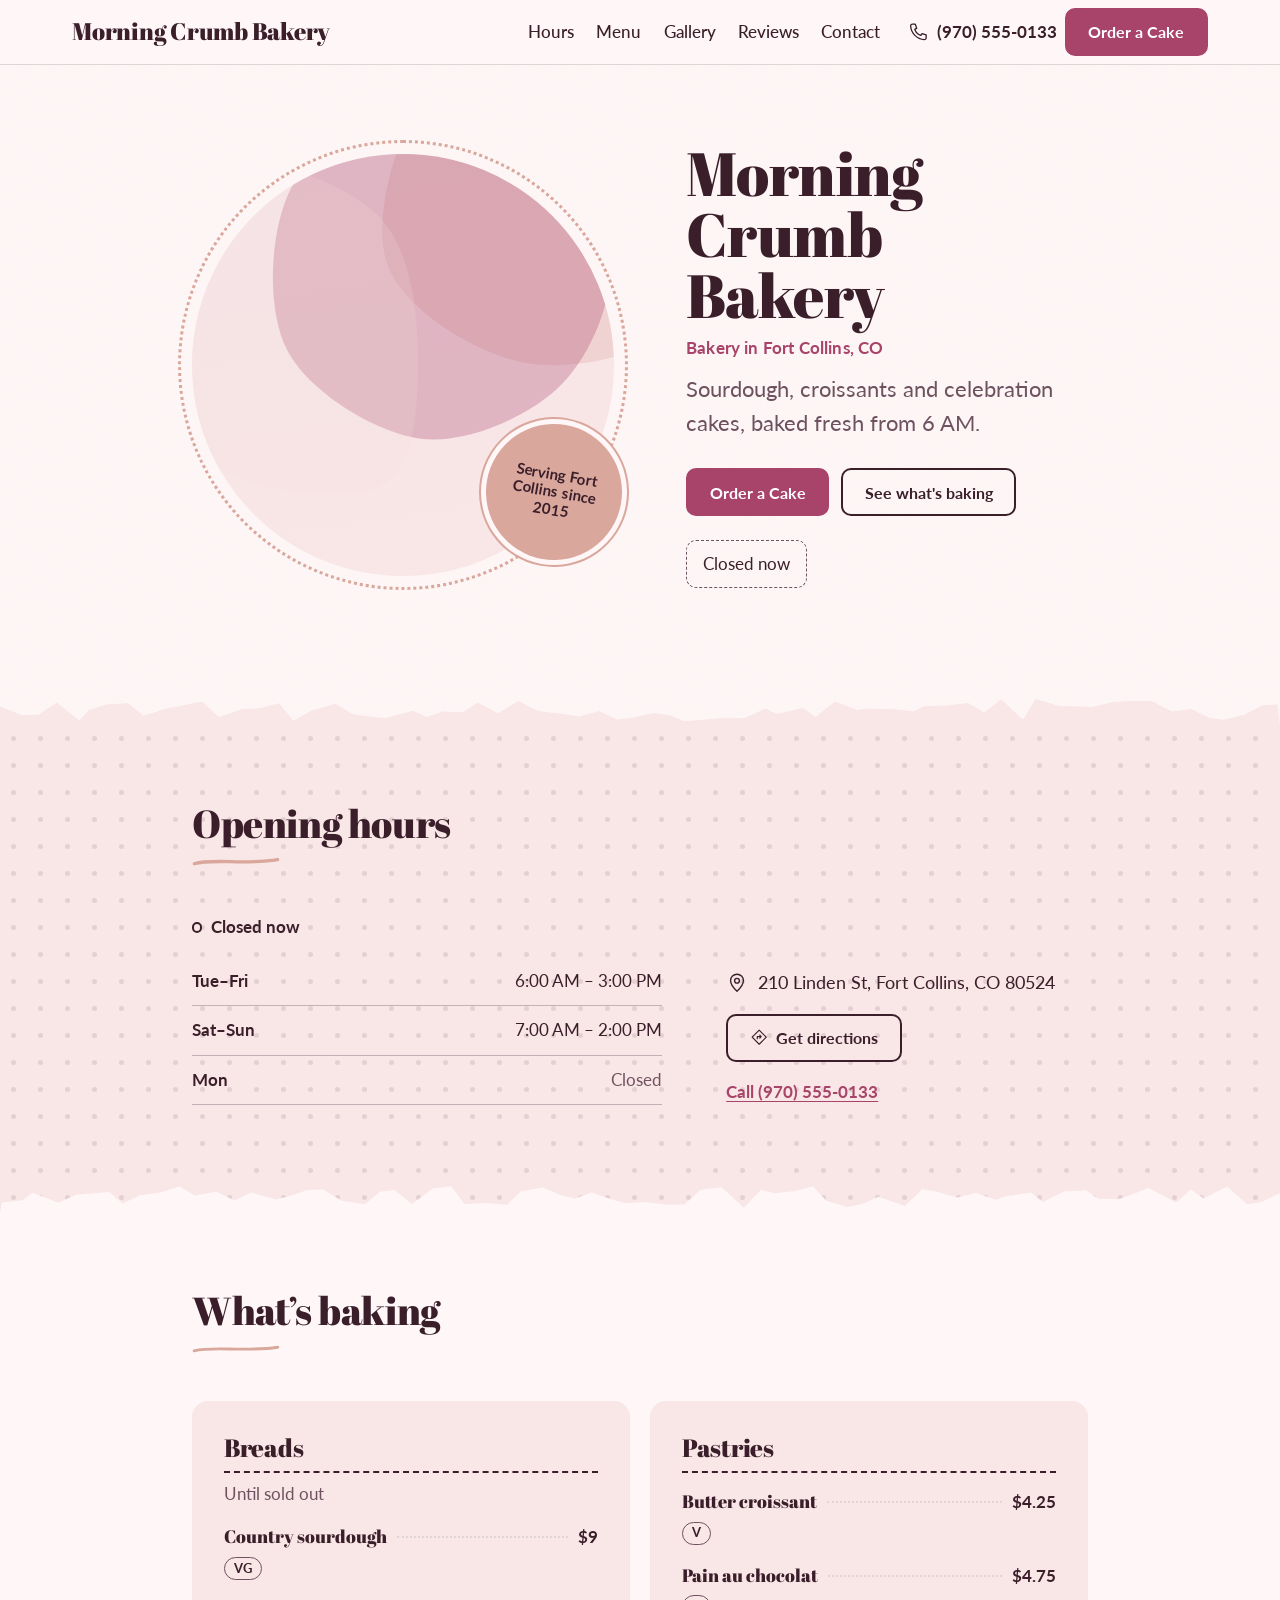
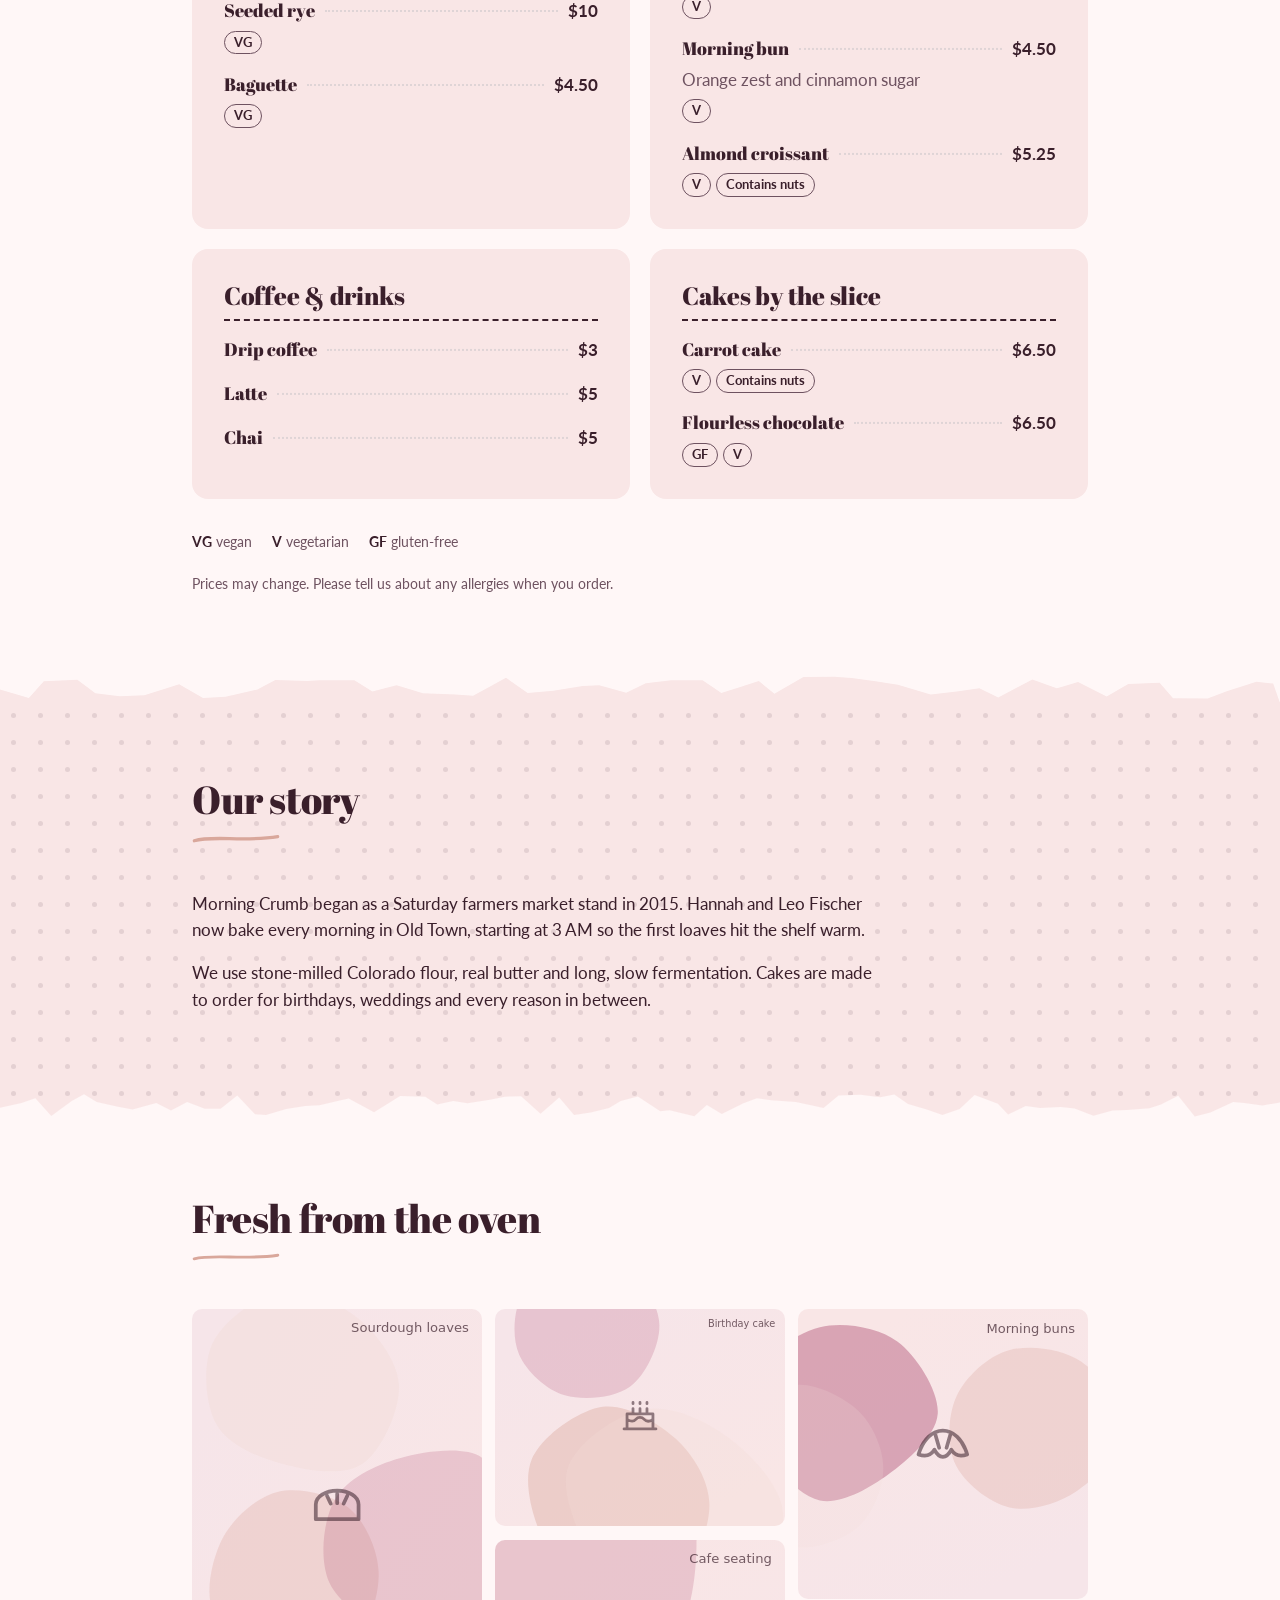
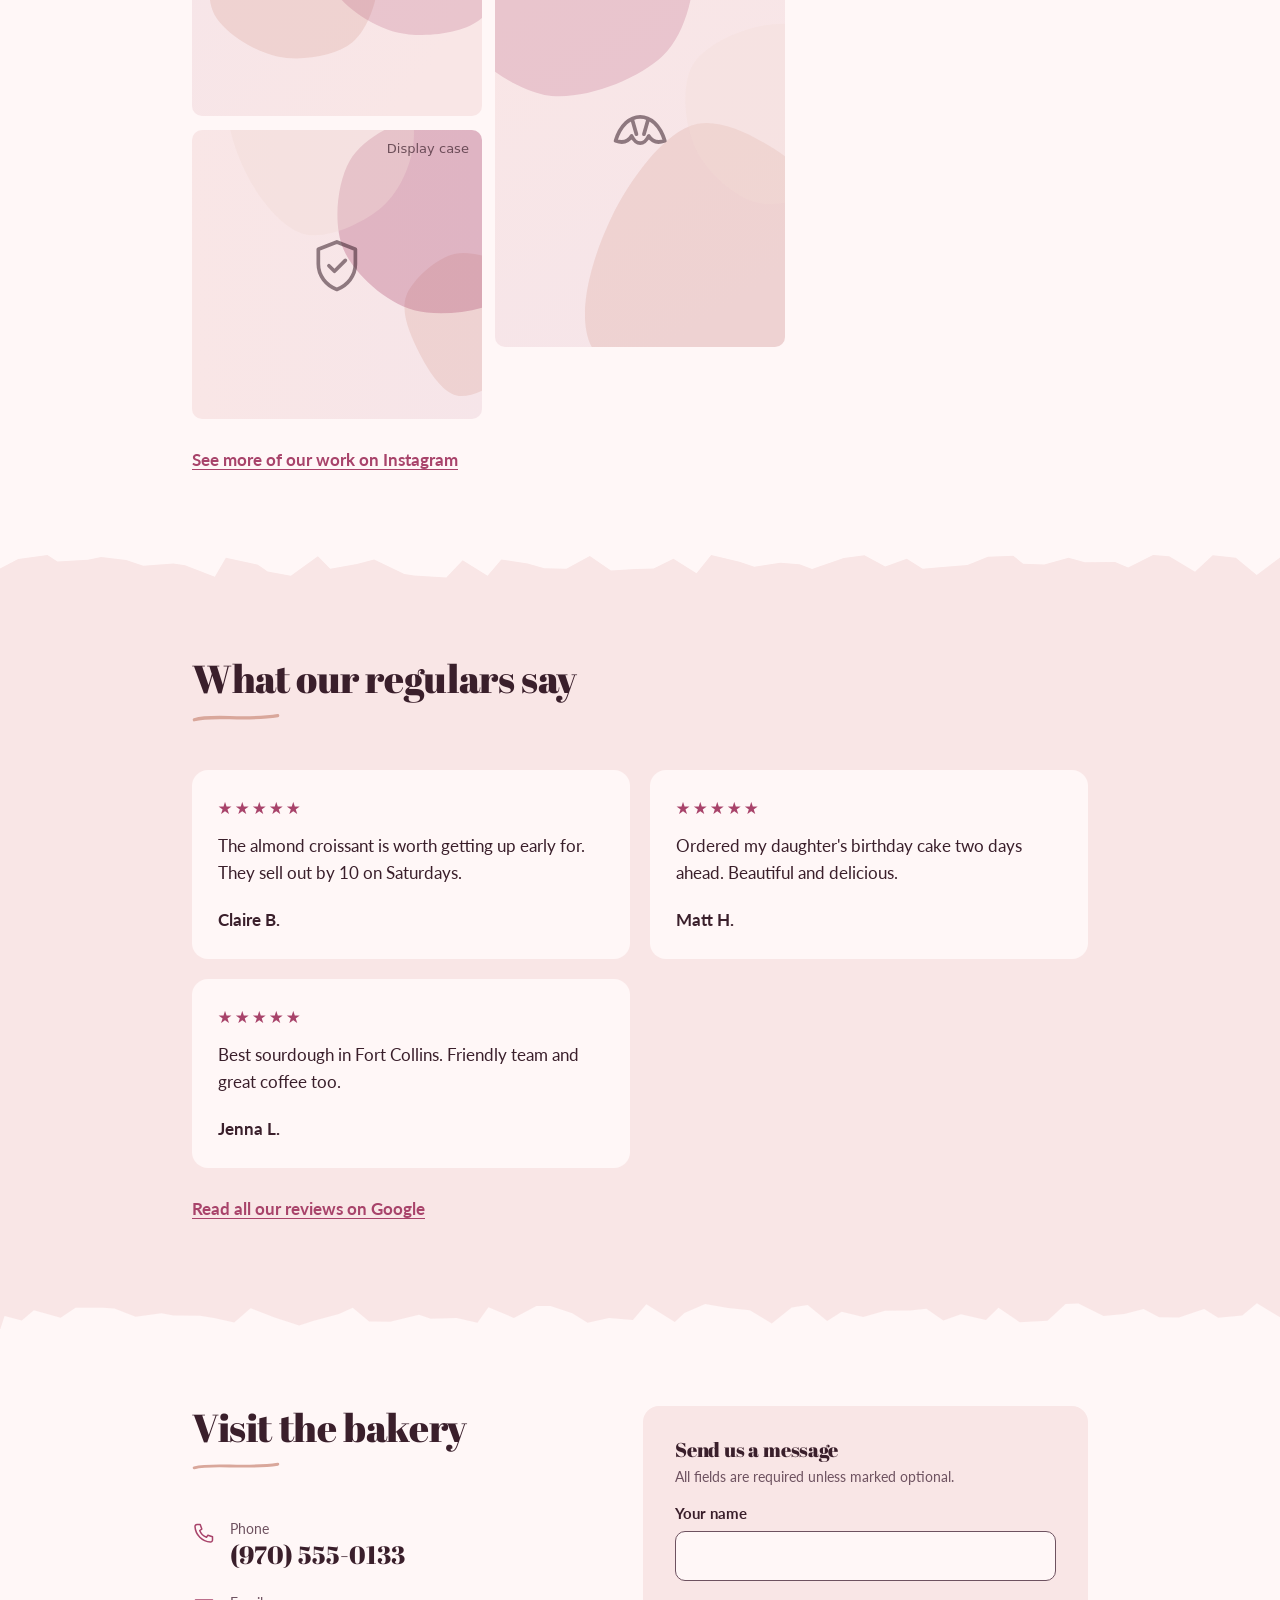
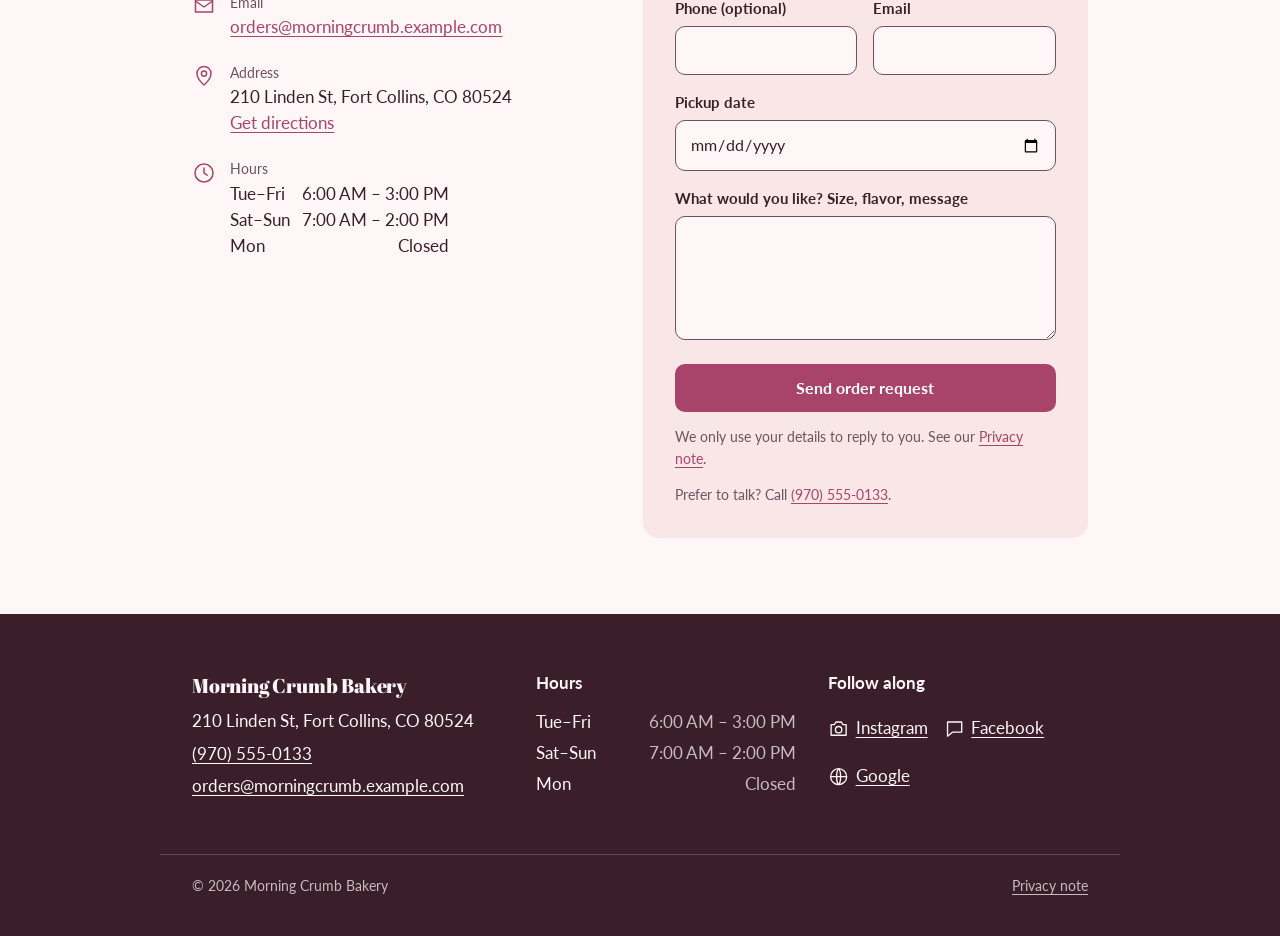
<file: index.html>
<!DOCTYPE html>
<!-- theme: {"template":"crumb","seed":3119732960,"axes":{"style_family":"soft-organic","palette":"rose-petal","font_pair":"abril-lato","hero":"split-reverse","divider":"torn","pattern":"dots","gradient":"none","grain":"light","radius":"10","shadow":"none","button":"solid","heading":"swash","card":"image-top","icon_weight":"light","accent_shapes":"blobs","gallery":"masonry","animation":"none","type_ratio":"1.25","container":"narrow","spacing":"comfortable","section_order":"A"}} -->
<html lang="en" class="no-js tpl-crumb" data-family="soft-organic" data-mode="light" data-hero="split-reverse" data-btn="solid" data-heading="swash" data-card="image-top" data-gallery="masonry" data-anim="none" data-icon="light" data-divider="torn" data-radius="10">
<head>
<meta charset="utf-8">
<meta name="viewport" content="width=device-width, initial-scale=1">
<title>Bakery in Fort Collins, CO | Morning Crumb Bakery</title>
<meta name="description" content="Sourdough, croissants and celebration cakes, baked fresh from 6 AM. Bakery in Fort Collins, CO. Baked fresh daily. Call (970) 555-0133.">
<link rel="canonical" href="https://morningcrumb.example.com/">
<meta name="theme-color" content="#A8436A">
<link rel="icon" href="favicon.ico" sizes="32x32">
<link rel="icon" href="icon.svg" type="image/svg+xml">
<link rel="apple-touch-icon" href="apple-touch-icon.png">
<meta property="og:type" content="website">
<meta property="og:site_name" content="Morning Crumb Bakery">
<meta property="og:title" content="Bakery in Fort Collins, CO | Morning Crumb Bakery">
<meta property="og:description" content="Sourdough, croissants and celebration cakes, baked fresh from 6 AM. Bakery in Fort Collins, CO. Baked fresh daily. Call (970) 555-0133.">
<meta property="og:url" content="https://morningcrumb.example.com/">
<meta property="og:image" content="https://morningcrumb.example.com/og-image.png">
<meta property="og:image:width" content="1200">
<meta property="og:image:height" content="630">
<meta property="og:image:alt" content="Morning Crumb Bakery — Sourdough, croissants and celebration cakes, baked fresh from 6 AM">
<meta property="og:locale" content="en_US">
<meta name="twitter:card" content="summary_large_image">
<link rel="preconnect" href="https://fonts.googleapis.com">
<link rel="preconnect" href="https://fonts.gstatic.com" crossorigin>
<link rel="stylesheet" href="https://fonts.googleapis.com/css2?family=Abril+Fatface&amp;family=Lato:wght@400;700&amp;display=swap">
<link rel="preload" as="image" href="assets/ph-8-croissants-on-a-tray.svg" fetchpriority="high">
<link rel="stylesheet" href="styles.css?v=1xbhrm7">
<script>document.documentElement.classList.replace('no-js','js')</script>
<script src="main.js" defer></script>
<script type="application/ld+json">
{
  "@context": "https://schema.org",
  "@type": "Bakery",
  "@id": "https://morningcrumb.example.com/#business",
  "name": "Morning Crumb Bakery",
  "description": "Morning Crumb began as a Saturday farmers market stand in 2015. Hannah and Leo Fischer now bake every morning in Old Town, starting at 3 AM so the first loaves hit the shelf warm.\n\nWe use stone-milled Colorado flour, real butter and long, slow fermentation. Cakes are made to order for birthdays,…",
  "url": "https://morningcrumb.example.com/",
  "telephone": "+19705550133",
  "email": "orders@morningcrumb.example.com",
  "image": [
    "https://morningcrumb.example.com/og-image.png"
  ],
  "priceRange": "$",
  "address": {
    "@type": "PostalAddress",
    "streetAddress": "210 Linden St",
    "addressLocality": "Fort Collins",
    "addressRegion": "CO",
    "postalCode": "80524",
    "addressCountry": "US"
  },
  "geo": {
    "@type": "GeoCoordinates",
    "latitude": 40.58901,
    "longitude": -105.07402
  },
  "openingHoursSpecification": [
    {
      "@type": "OpeningHoursSpecification",
      "dayOfWeek": [
        "Tuesday",
        "Wednesday",
        "Thursday",
        "Friday"
      ],
      "opens": "06:00",
      "closes": "15:00"
    },
    {
      "@type": "OpeningHoursSpecification",
      "dayOfWeek": [
        "Saturday",
        "Sunday"
      ],
      "opens": "07:00",
      "closes": "14:00"
    }
  ],
  "sameAs": [
    "https://maps.google.com/?cid=1234567896",
    "https://www.facebook.com/example",
    "https://www.instagram.com/example"
  ],
  "servesCuisine": [
    "Bakery",
    "French"
  ],
  "menu": "https://morningcrumb.example.com/#menu"
}
</script>
</head>
<body class="page-home">
<svg class="icon-sprite" aria-hidden="true" focusable="false" style="position:absolute;width:0;height:0;overflow:hidden"><defs><symbol id="i-menu" viewBox="0 0 24 24" stroke-linecap="round" stroke-linejoin="round"><path d="M4 7h16M4 12h16M4 17h16"/></symbol><symbol id="i-phone" viewBox="0 0 24 24" stroke-linecap="round" stroke-linejoin="round"><path d="M5 3.5h3.2l1.6 4.6-2.1 1.4a11.5 11.5 0 0 0 6.8 6.8l1.4-2.1 4.6 1.6v3.2a2 2 0 0 1-2.1 2A16.5 16.5 0 0 1 3 5.6a2 2 0 0 1 2-2.1z"/></symbol><symbol id="i-pin" viewBox="0 0 24 24" stroke-linecap="round" stroke-linejoin="round"><path d="M12 21s-7-6.2-7-11.6a7 7 0 0 1 14 0C19 14.8 12 21 12 21z"/><circle cx="12" cy="9.6" r="2.6"/></symbol><symbol id="i-directions" viewBox="0 0 24 24" stroke-linecap="round" stroke-linejoin="round"><path d="M12 2.8 21.2 12 12 21.2 2.8 12z"/><path d="M9.5 14v-2.8h5M12.8 9.2l1.8 2-1.8 2"/></symbol><symbol id="i-mail" viewBox="0 0 24 24" stroke-linecap="round" stroke-linejoin="round"><path d="M3.5 6h17v12h-17z"/><path d="M3.5 7l8.5 6 8.5-6"/></symbol><symbol id="i-clock" viewBox="0 0 24 24" stroke-linecap="round" stroke-linejoin="round"><circle cx="12" cy="12" r="9"/><path d="M12 7v5.2l3.2 2"/></symbol><symbol id="i-camera" viewBox="0 0 24 24" stroke-linecap="round" stroke-linejoin="round"><path d="M3.5 7.5h3.6l1.9-3h6l1.9 3h3.6v12h-17z"/><circle cx="12" cy="13.2" r="3.6"/></symbol><symbol id="i-chat" viewBox="0 0 24 24" stroke-linecap="round" stroke-linejoin="round"><path d="M4 4.5h16v11.5H9.5L4 20.5z"/></symbol><symbol id="i-globe" viewBox="0 0 24 24" stroke-linecap="round" stroke-linejoin="round"><circle cx="12" cy="12" r="9"/><path d="M3 12h18M12 3c3 3.2 3 14.8 0 18M12 3c-3 3.2-3 14.8 0 18"/></symbol></defs></svg>
<a class="skip-link" href="#main">Skip to main content</a>
<div class="announcement" data-until="2026-11-30"><p>Pumpkin morning buns are back on weekends</p></div>
<header class="site-header header--bar">
  <div class="container header-inner">
    <a class="brand" href="#main"><span class="brand-name">Morning Crumb Bakery</span></a>
    <nav class="site-nav" aria-label="Main">
      <button class="nav-toggle" type="button" aria-expanded="false" aria-controls="nav-list"><svg class="icon" aria-hidden="true" focusable="false"><use href="#i-menu"></use></svg><span>Menu</span></button>
      <ul id="nav-list" class="nav-list">
        <li><a href="#hours">Hours</a></li>
        <li><a href="#menu">Menu</a></li>
        <li><a href="#gallery">Gallery</a></li>
        <li><a href="#reviews">Reviews</a></li>
        <li><a href="#contact">Contact</a></li>
        
      </ul>
    </nav>
    <a class="header-phone" href="tel:+19705550133"><svg class="icon" aria-hidden="true" focusable="false"><use href="#i-phone"></use></svg><span>(970) 555-0133</span></a>
    <a class="btn btn-primary header-cta" href="#contact">Order a Cake</a>
  </div>
</header>

<main id="main" tabindex="-1">
<section id="hero" data-section="hero" class="sec sec--hero tone-bg grain has-divider">
<div class="container cr-hero">
  <div class="cr-text">
    <h1><span class="h1-name">Morning Crumb Bakery</span> <span class="h1-what">Bakery in Fort Collins, CO</span></h1>
    <p class="hero-lead">Sourdough, croissants and celebration cakes, baked fresh from 6 AM.</p>
    <div class="hero-actions">
      <a class="btn btn-primary" href="#contact"><span>Order a Cake</span></a>
      <a class="btn btn-ghost" href="#menu">See what's baking</a>
    </div>
    <p class="cr-today js-open-now" data-hours="[{&quot;d&quot;:[1,2,3,4],&quot;o&quot;:&quot;06:00&quot;,&quot;c&quot;:&quot;15:00&quot;,&quot;x&quot;:false},{&quot;d&quot;:[5,6],&quot;o&quot;:&quot;07:00&quot;,&quot;c&quot;:&quot;14:00&quot;,&quot;x&quot;:false},{&quot;d&quot;:[0],&quot;o&quot;:&quot;00:00&quot;,&quot;c&quot;:&quot;00:00&quot;,&quot;x&quot;:true}]" hidden></p>
  </div>
  <div class="cr-media">
    <img class="cr-scallop" src="assets/ph-8-croissants-on-a-tray.svg" alt="Golden butter croissants cooling on a tray" width="1600" height="1000" fetchpriority="high">
    <p class="cr-badge"><span>Serving Fort Collins since 2015</span></p>
  </div>
</div>
<div class="divider divider--torn to-surface" aria-hidden="true"><svg viewBox="0 0 1440 34" preserveAspectRatio="none" fill="currentColor" focusable="false"><path d="M0,11.6 L24.4,21.7 L43.4,21.3 L63.9,7.4 L88.9,27.9 L100.2,15.8 L120.4,9.3 L144.1,8.2 L161.5,22.5 L188.2,13.9 L205.6,10.9 L227.2,6.3 L246.4,24.1 L271.3,14.9 L292.6,13.9 L314,8.3 L330,28.1 L350.2,16.7 L377.5,8.7 L396.8,20.7 L422.4,24.2 L433.8,25 L464.7,16.7 L479.7,23.7 L498.5,17.6 L520.9,18.4 L537.4,7.4 L560.6,19.6 L582.9,5.6 L606.2,17.3 L631.6,20.2 L651.9,23.3 L674.1,17.1 L693.8,26.6 L709.4,25 L736.3,19.2 L754.1,22.1 L770.1,28.7 L791.4,26.8 L809.8,25.2 L837.2,25.2 L860.9,14.3 L873.8,20.3 L903.3,13.5 L917.6,23.7 L939.2,6.5 L965,15.9 L975.2,14.5 L1006,15 L1027.8,17.5 L1038.7,11.6 L1065.2,10.8 L1088.9,8 L1107.2,18.7 L1126.3,3.7 L1150.8,27 L1165.2,3.4 L1191.4,11.4 L1216.6,12 L1227.6,12.7 L1252.4,6.7 L1271.8,5.7 L1295.3,5.8 L1318.4,17.5 L1339.9,14.7 L1361,24.8 L1376.3,27 L1400.1,21.3 L1419.9,10.9 L1437,9.5 L1440,34 L0,34 Z"/></svg></div></section>
<section id="hours" data-section="hours" class="sec sec--hours tone-surface pat-on has-divider" aria-labelledby="hours-title">
<div class="container hours-wrap">
  <div class="hours-main">
    <div class="sec-head">
  <h2 id="hours-title" class="sec-title">Opening hours</h2>
  
</div>

    <p class="open-now js-open-now" data-hours="[{&quot;d&quot;:[1,2,3,4],&quot;o&quot;:&quot;06:00&quot;,&quot;c&quot;:&quot;15:00&quot;,&quot;x&quot;:false},{&quot;d&quot;:[5,6],&quot;o&quot;:&quot;07:00&quot;,&quot;c&quot;:&quot;14:00&quot;,&quot;x&quot;:false},{&quot;d&quot;:[0],&quot;o&quot;:&quot;00:00&quot;,&quot;c&quot;:&quot;00:00&quot;,&quot;x&quot;:true}]" hidden></p>
    <table class="hours-table">
      <caption class="visually-hidden">Opening hours</caption>
      <tbody><tr><th scope="row">Tue–Fri</th><td>6:00 AM – 3:00 PM</td></tr><tr><th scope="row">Sat–Sun</th><td>7:00 AM – 2:00 PM</td></tr><tr class="is-closed"><th scope="row">Mon</th><td>Closed</td></tr></tbody>
    </table>
    
  </div>
  <div class="hours-side">
    <p class="addr"><svg class="icon" aria-hidden="true" focusable="false"><use href="#i-pin"></use></svg><span>210 Linden St, Fort Collins, CO 80524</span></p>
    
    <p><a class="btn btn-ghost" href="https://www.google.com/maps/search/?api=1&amp;query=Morning%20Crumb%20Bakery%20210%20Linden%20St%2C%20Fort%20Collins%2C%20CO%2080524"><svg class="icon" aria-hidden="true" focusable="false"><use href="#i-directions"></use></svg><span>Get directions</span></a></p>
    <p><a class="text-link" href="tel:+19705550133">Call (970) 555-0133</a></p>
  </div>
</div>
<div class="divider divider--torn to-bg" aria-hidden="true"><svg viewBox="0 0 1440 34" preserveAspectRatio="none" fill="currentColor" focusable="false" style="transform:scaleX(-1)"><path d="M0,11.7 L20.7,21.6 L37.1,24 L59.5,4 L85.8,17.5 L100.4,7.5 L117,22.3 L147.8,5.5 L164,12.3 L181.7,18.3 L204.2,17.9 L218.4,8.1 L243,9.7 L266.7,21.6 L280.2,10.9 L308,14.8 L319.8,19 L342.5,11.3 L363.1,16.4 L387.2,9.5 L402.3,7.1 L421.9,26 L451.8,15.6 L470.8,24.2 L486.6,27.3 L510.4,20.2 L525.6,3.7 L545.3,9.2 L568.9,11.7 L583.8,7.6 L603.1,28.1 L628.3,4.8 L651.8,7.7 L669.8,24.5 L688.4,24.7 L714.3,21.4 L735.3,23 L748,19.7 L774.8,10.7 L792.9,17.6 L808.5,13.9 L829.4,5 L854,9.7 L869.5,24.6 L894.3,22.7 L917,24.2 L932.5,3.8 L953.1,6.1 L976.5,23.8 L996.1,8 L1012.7,9.9 L1029.2,24.1 L1055.7,20.1 L1077.1,7 L1095.3,8.1 L1112.6,14.5 L1130.2,18.8 L1157.3,10.6 L1176,19.7 L1196.7,9.8 L1220.8,14.2 L1238.3,3.6 L1258.1,10.5 L1282.4,13.8 L1302.1,23.3 L1317.2,10.1 L1341.9,12.1 L1354.8,13.3 L1373.8,22.4 L1403.3,11 L1414.5,19.5 L1437.9,22.1 L1440,34 L0,34 Z"/></svg></div></section>
<section id="menu" data-section="menu" class="sec sec--menu tone-bg has-divider" aria-labelledby="menu-title">
<div class="container">
  <div class="sec-head">
  <h2 id="menu-title" class="sec-title">What’s baking</h2>
  
</div>

  <div class="menu-boards">
    <div class="menu-group board">
      <h3 class="menu-group-title">Breads</h3>
      <p class="menu-note">Until sold out</p>
      <ul class="menu-items">
        <li class="menu-item">
          <div class="price-line"><span class="item-name">Country sourdough</span><span class="leader" aria-hidden="true"></span><span class="price">$9</span></div>
          
          <p class="tags"><span class="tag">VG</span></p>
        </li>
        <li class="menu-item">
          <div class="price-line"><span class="item-name">Seeded rye</span><span class="leader" aria-hidden="true"></span><span class="price">$10</span></div>
          
          <p class="tags"><span class="tag">VG</span></p>
        </li>
        <li class="menu-item">
          <div class="price-line"><span class="item-name">Baguette</span><span class="leader" aria-hidden="true"></span><span class="price">$4.50</span></div>
          
          <p class="tags"><span class="tag">VG</span></p>
        </li>
        
      </ul>
    </div>
    <div class="menu-group board">
      <h3 class="menu-group-title">Pastries</h3>
      
      <ul class="menu-items">
        <li class="menu-item">
          <div class="price-line"><span class="item-name">Butter croissant</span><span class="leader" aria-hidden="true"></span><span class="price">$4.25</span></div>
          
          <p class="tags"><span class="tag">V</span></p>
        </li>
        <li class="menu-item">
          <div class="price-line"><span class="item-name">Pain au chocolat</span><span class="leader" aria-hidden="true"></span><span class="price">$4.75</span></div>
          
          <p class="tags"><span class="tag">V</span></p>
        </li>
        <li class="menu-item">
          <div class="price-line"><span class="item-name">Morning bun</span><span class="leader" aria-hidden="true"></span><span class="price">$4.50</span></div>
          <p class="item-desc">Orange zest and cinnamon sugar</p>
          <p class="tags"><span class="tag">V</span></p>
        </li>
        <li class="menu-item">
          <div class="price-line"><span class="item-name">Almond croissant</span><span class="leader" aria-hidden="true"></span><span class="price">$5.25</span></div>
          
          <p class="tags"><span class="tag">V</span><span class="tag">Contains nuts</span></p>
        </li>
        
      </ul>
    </div>
    <div class="menu-group board">
      <h3 class="menu-group-title">Coffee &amp; drinks</h3>
      
      <ul class="menu-items">
        <li class="menu-item">
          <div class="price-line"><span class="item-name">Drip coffee</span><span class="leader" aria-hidden="true"></span><span class="price">$3</span></div>
          
          
        </li>
        <li class="menu-item">
          <div class="price-line"><span class="item-name">Latte</span><span class="leader" aria-hidden="true"></span><span class="price">$5</span></div>
          
          
        </li>
        <li class="menu-item">
          <div class="price-line"><span class="item-name">Chai</span><span class="leader" aria-hidden="true"></span><span class="price">$5</span></div>
          
          
        </li>
        
      </ul>
    </div>
    <div class="menu-group board">
      <h3 class="menu-group-title">Cakes by the slice</h3>
      
      <ul class="menu-items">
        <li class="menu-item">
          <div class="price-line"><span class="item-name">Carrot cake</span><span class="leader" aria-hidden="true"></span><span class="price">$6.50</span></div>
          
          <p class="tags"><span class="tag">V</span><span class="tag">Contains nuts</span></p>
        </li>
        <li class="menu-item">
          <div class="price-line"><span class="item-name">Flourless chocolate</span><span class="leader" aria-hidden="true"></span><span class="price">$6.50</span></div>
          
          <p class="tags"><span class="tag">GF</span><span class="tag">V</span></p>
        </li>
        
      </ul>
    </div>
    
  </div>
  
  <div class="menu-foot">
  <p class="menu-legend"><span><abbr title="vegan">VG</abbr> vegan</span><span><abbr title="vegetarian">V</abbr> vegetarian</span><span><abbr title="gluten-free">GF</abbr> gluten-free</span></p>
  <p class="fine-print">Prices may change. Please tell us about any allergies when you order.</p>
  
  
</div>

</div>
<div class="divider divider--torn to-surface" aria-hidden="true"><svg viewBox="0 0 1440 34" preserveAspectRatio="none" fill="currentColor" focusable="false"><path d="M0,18.7 L32.5,28.4 L49.3,9.3 L87,7.6 L107.3,22.9 L134.7,26.4 L162.4,25.2 L201.6,12.8 L228.4,28.4 L253.8,27 L289.7,18.6 L309.8,7.8 L345.5,9.2 L359.5,8.3 L398.7,8.1 L418.9,21 L446.1,13.8 L475.7,22.9 L512.3,24.3 L532.2,25.9 L569.2,5.4 L593.6,22.7 L622.4,20.1 L655.5,14.8 L674,13.8 L704.4,22.3 L726.5,11.7 L755.1,8.3 L790.4,8.1 L811.5,22.7 L853.7,9.2 L871.2,23.6 L903.8,4.4 L938.5,4.3 L958.2,5.7 L984.9,9.3 L1010.2,13.3 L1046.9,24.4 L1076.3,20.9 L1101.8,17.4 L1123,27.7 L1161.4,7.4 L1189,17.4 L1212.8,10.3 L1245,26.5 L1269.3,12.5 L1304.5,11 L1319.7,28.6 L1358.6,28.8 L1380.1,20.7 L1413.4,9.9 L1432.3,11.9 L1440,34 L0,34 Z"/></svg></div></section>
<section id="about" data-section="about" class="sec sec--about tone-surface pat-on has-divider" aria-labelledby="about-title">
<div class="container about-split">
  <div class="about-text">
    <div class="sec-head">
  <h2 id="about-title" class="sec-title">Our story</h2>
  
</div>

    <div class="prose"><p>Morning Crumb began as a Saturday farmers market stand in 2015. Hannah and Leo Fischer now bake every morning in Old Town, starting at 3 AM so the first loaves hit the shelf warm.</p><p>We use stone-milled Colorado flour, real butter and long, slow fermentation. Cakes are made to order for birthdays, weddings and every reason in between.</p></div>
    
  </div>
  
</div>
<div class="divider divider--torn to-bg" aria-hidden="true"><svg viewBox="0 0 1440 34" preserveAspectRatio="none" fill="currentColor" focusable="false" style="transform:scaleX(-1)"><path d="M0,13 L19.8,16.3 L40.3,13.5 L52.6,12.6 L78.3,24.5 L95.9,28.9 L114.5,5.4 L133.9,15.3 L146.7,19.5 L172.1,21.4 L188.3,22.1 L209.9,28 L231.1,19.8 L246.7,18.1 L270,19.3 L286,17 L305.9,26.7 L317.4,14.4 L343.6,4.4 L360.4,20.3 L379.8,27.2 L397.4,21 L418.5,14.6 L433.9,4.1 L449.7,7.2 L472.2,4.3 L496.6,5 L513.5,19.3 L527.6,16.1 L544.8,12.4 L572.5,10.5 L588.5,8.3 L603.6,14 L628,26.2 L644.8,15.9 L658.9,28.5 L686.6,21.8 L697.2,22.9 L722.5,6.2 L741.7,11.3 L754.8,19.2 L775.4,24.4 L794.2,27.3 L810.9,7.5 L831.9,25.9 L853.8,5.9 L872.1,6.4 L888.8,9.9 L914.1,14 L930.1,11.4 L948.1,15.4 L961.6,6.5 L989.9,5.8 L1002,13.4 L1019.2,24 L1047.8,8.6 L1061.3,11.6 L1080.6,16.2 L1096.5,16.9 L1118,20.5 L1140.8,27.3 L1153.1,26.3 L1173.1,5.2 L1191.8,20.2 L1209.6,20 L1229.5,12.5 L1247.6,22 L1264.2,13.6 L1290.8,20.9 L1307.3,17.8 L1331.2,12.4 L1345.5,3.8 L1359.3,11.4 L1382.3,28.4 L1400.2,8.2 L1415.8,13.7 L1441.3,19.4 L1440,34 L0,34 Z"/></svg></div></section>
<section id="gallery" data-section="gallery" class="sec sec--gallery tone-bg has-divider" aria-labelledby="gallery-title">
<div class="container">
  <div class="sec-head">
  <h2 id="gallery-title" class="sec-title">Fresh from the oven</h2>
  
</div>

  <ul class="gallery">
    <li><figure><img src="assets/ph-4-sourdough-loaves.svg" alt="Crusty sourdough loaves on wooden shelves" width="640" height="900" loading="lazy"></figure></li>
    <li><figure><img src="assets/ph-5-display-case.svg" alt="The pastry display case in the morning" width="800" height="800" loading="lazy"></figure></li>
    <li><figure><img src="assets/ph-1-birthday-cake.svg" alt="Two-layer birthday cake with fresh berries" width="800" height="600" loading="lazy"></figure></li>
    <li><figure><img src="assets/ph-6-cafe-seating.svg" alt="Small cafe tables by the front window" width="640" height="900" loading="lazy"></figure></li>
    <li><figure><img src="assets/ph-7-morning-buns.svg" alt="Morning buns with orange sugar" width="800" height="800" loading="lazy"></figure></li>
    
  </ul>
  <p class="more-link"><a class="text-link" href="https://www.instagram.com/example">See more of our work on Instagram</a></p>
</div>
<div class="divider divider--torn to-surface" aria-hidden="true"><svg viewBox="0 0 1440 34" preserveAspectRatio="none" fill="currentColor" focusable="false"><path d="M0,18.7 L20.5,7.8 L53.4,3.4 L64.6,10.9 L98.9,8.7 L113.8,5.6 L141.9,9 L161.2,15.6 L195.1,12.9 L208.1,15.1 L241.7,28 L254.1,6.5 L290.2,14.4 L301.1,22 L327.2,26.9 L357.6,4.9 L371.5,18.9 L401.5,13.6 L420.9,8.4 L454.9,24.8 L465.7,26.5 L502.1,28.8 L520.5,9.3 L548.5,26.8 L564,8.4 L593.6,12.9 L612.3,18.5 L637.2,18.9 L663.5,4.6 L687.3,21 L714.7,19.2 L735.3,18.7 L757.6,7.7 L783.6,24 L800.1,3.5 L831.9,11 L848.6,16.7 L877.9,12.3 L899.5,13.8 L913.6,19.3 L949.2,6.8 L972.5,3.6 L995.9,16.5 L1020.1,7.6 L1038,19.1 L1057.1,17.2 L1088.4,14.6 L1111.4,5.5 L1139.9,4.2 L1151,13.4 L1174.8,14.3 L1202.2,6.4 L1220.5,11.7 L1254.4,11.2 L1269.2,17.7 L1297.2,3.5 L1315.3,4.7 L1344.4,22.3 L1364.3,3.6 L1390.3,6.4 L1413.8,26.2 L1441,5.4 L1440,34 L0,34 Z"/></svg></div></section>
<section id="reviews" data-section="reviews" class="sec sec--reviews tone-surface has-divider" aria-labelledby="reviews-title">
<div class="container">
  <div class="sec-head">
  <h2 id="reviews-title" class="sec-title">What our regulars say</h2>
  
</div>

  <ul class="reviews">
    <li class="card review"><figure>
      <p class="stars" aria-hidden="true">★★★★★</p><p class="visually-hidden">5 out of 5 stars</p>
      <blockquote><p>The almond croissant is worth getting up early for. They sell out by 10 on Saturdays.</p></blockquote>
      <figcaption>Claire B.</figcaption>
    </figure></li>
    <li class="card review"><figure>
      <p class="stars" aria-hidden="true">★★★★★</p><p class="visually-hidden">5 out of 5 stars</p>
      <blockquote><p>Ordered my daughter&#39;s birthday cake two days ahead. Beautiful and delicious.</p></blockquote>
      <figcaption>Matt H.</figcaption>
    </figure></li>
    <li class="card review"><figure>
      <p class="stars" aria-hidden="true">★★★★★</p><p class="visually-hidden">5 out of 5 stars</p>
      <blockquote><p>Best sourdough in Fort Collins. Friendly team and great coffee too.</p></blockquote>
      <figcaption>Jenna L.</figcaption>
    </figure></li>
    
  </ul>
  <p class="more-link"><a class="text-link" href="https://maps.google.com/?cid=1234567896">Read all our reviews on Google</a></p>
</div>
<div class="divider divider--torn to-bg" aria-hidden="true"><svg viewBox="0 0 1440 34" preserveAspectRatio="none" fill="currentColor" focusable="false" style="transform:scaleX(-1)"><path d="M0,19.6 L26,3.6 L42.5,17.6 L69.6,20 L85.3,10.3 L113.7,19.7 L135.9,19.5 L153.5,10.1 L175.2,15.9 L198.5,18.2 L226.8,4.1 L241.2,4.6 L261.5,23.5 L292.8,25.2 L316.7,8.8 L330.8,22.6 L359,16.2 L378.7,23.2 L397.8,9.9 L416.4,12 L444.3,12.2 L468.9,19.4 L493.1,13.4 L509.4,23.7 L531.4,5.8 L549.3,8.6 L571.8,26.5 L596.4,11.6 L621,9.2 L646.7,4.6 L670,14.8 L680.9,24.8 L712.9,4.8 L728,22.8 L755,20.3 L779,25.8 L796.2,15 L820.6,6.9 L836.5,6.9 L861.9,20.3 L890.5,8.2 L902.9,25.7 L926.3,20.5 L955.3,21.3 L968.7,16.8 L1001.1,24.6 L1024.7,24.4 L1043.2,8.7 L1058.7,15.8 L1087.9,23.9 L1103.5,28.9 L1131.9,19.5 L1158.1,9.4 L1176.5,25.6 L1199.3,20.4 L1214.9,17.9 L1244.8,17.5 L1258.4,15 L1287.4,19.1 L1311.4,9.7 L1324.1,8.7 L1355,8.7 L1371.8,20.2 L1401.9,11.5 L1415.5,23.3 L1434.9,18.2 L1440,34 L0,34 Z"/></svg></div></section>
<section id="contact" data-section="contact" class="sec sec--contact tone-bg" aria-labelledby="contact-title">
<div class="container contact-grid">
  <div class="contact-info">
    <div class="sec-head">
  <h2 id="contact-title" class="sec-title">Visit the bakery</h2>
  
</div>

    <ul class="contact-list">
      <li><svg class="icon" aria-hidden="true" focusable="false"><use href="#i-phone"></use></svg><div><span class="label">Phone</span><a class="big-phone" href="tel:+19705550133">(970) 555-0133</a></div></li>
      <li><svg class="icon" aria-hidden="true" focusable="false"><use href="#i-mail"></use></svg><div><span class="label">Email</span><a href="mailto:orders@morningcrumb.example.com">orders@morningcrumb.example.com</a></div></li>
      <li><svg class="icon" aria-hidden="true" focusable="false"><use href="#i-pin"></use></svg><div><span class="label">Address</span><span>210 Linden St, Fort Collins, CO 80524</span><a href="https://www.google.com/maps/search/?api=1&amp;query=Morning%20Crumb%20Bakery%20210%20Linden%20St%2C%20Fort%20Collins%2C%20CO%2080524">Get directions</a></div></li>
      
      <li><svg class="icon" aria-hidden="true" focusable="false"><use href="#i-clock"></use></svg><div><span class="label">Hours</span><ul class="mini-hours"><li><span>Tue–Fri</span> <span>6:00 AM – 3:00 PM</span></li><li><span>Sat–Sun</span> <span>7:00 AM – 2:00 PM</span></li><li><span>Mon</span> <span>Closed</span></li></ul></div></li>
    </ul>
    
    
  </div>
  <div class="contact-side">
    <form class="contact-form" action="https://api.web3forms.com/submit" method="POST">
  <input type="hidden" name="access_key" value="demo-access-key">
  <input type="hidden" name="subject" value="New website message — Morning Crumb Bakery">
  <input type="hidden" name="redirect" value="https://morningcrumb.example.com/thanks.html">
  <input type="checkbox" name="botcheck" class="hp" tabindex="-1" autocomplete="off" aria-hidden="true">
  
  <h3 class="form-title">Send us a message</h3>
  <p class="form-hint">All fields are required unless marked optional.</p>
  <div class="field"><label for="f-name">Your name</label><input id="f-name" name="name" autocomplete="name" required></div>
  <div class="field-row">
    <div class="field"><label for="f-phone">Phone (optional)</label><input id="f-phone" name="phone" type="tel" autocomplete="tel"></div>
    <div class="field"><label for="f-email">Email</label><input id="f-email" name="email" type="email" autocomplete="email" required></div>
  </div>
  <div class="field"><label for="f-pickup">Pickup date</label><input id="f-pickup" name="pickup" type="date" required></div>
  
  <div class="field"><label for="f-msg">What would you like? Size, flavor, message</label><textarea id="f-msg" name="message" rows="4" required></textarea></div>
  <div class="h-captcha" data-captcha="true"></div>
  <button type="submit" class="btn btn-primary">Send order request</button>
  <p class="form-note">We only use your details to reply to you. See our <a href="privacy.html">Privacy note</a>.</p>
  <p class="form-alt">Prefer to talk? Call <a href="tel:+19705550133">(970) 555-0133</a>.</p>
</form>
<script src="https://web3forms.com/client/script.js" async defer></script>

  </div>
</div>
</section>
</main>
<footer class="site-footer">
  <div class="container footer-grid">
    <div class="footer-nap">
      <p class="footer-name">Morning Crumb Bakery</p>
      <p>210 Linden St, Fort Collins, CO 80524</p>
      
      <p><a href="tel:+19705550133">(970) 555-0133</a></p>
      <p><a href="mailto:orders@morningcrumb.example.com">orders@morningcrumb.example.com</a></p>
    </div>
    <div class="footer-hours">
      <p class="footer-label">Hours</p>
      <ul><li><span>Tue–Fri</span> <span>6:00 AM – 3:00 PM</span></li><li><span>Sat–Sun</span> <span>7:00 AM – 2:00 PM</span></li><li><span>Mon</span> <span>Closed</span></li></ul>
    </div>
    <div class="footer-links">
      <p class="footer-label">Follow along</p>
      <ul class="social"><li><a href="https://www.instagram.com/example"><svg class="icon" aria-hidden="true" focusable="false"><use href="#i-camera"></use></svg><span>Instagram</span></a></li><li><a href="https://www.facebook.com/example"><svg class="icon" aria-hidden="true" focusable="false"><use href="#i-chat"></use></svg><span>Facebook</span></a></li><li><a href="https://maps.google.com/?cid=1234567896"><svg class="icon" aria-hidden="true" focusable="false"><use href="#i-globe"></use></svg><span>Google</span></a></li></ul>
      
    </div>
  </div>
  <div class="container footer-base">
    <p>© 2026 Morning Crumb Bakery</p>
    <p><a href="privacy.html">Privacy note</a></p>
  </div>
</footer>

<div class="sticky-bar">
  <a class="btn btn-primary" href="#contact"><span>Order a Cake</span></a>
  <a class="btn btn-ghost" href="tel:+19705550133"><svg class="icon" aria-hidden="true" focusable="false"><use href="#i-phone"></use></svg><span>Call</span></a>
</div>

</body>
</html>
</file>
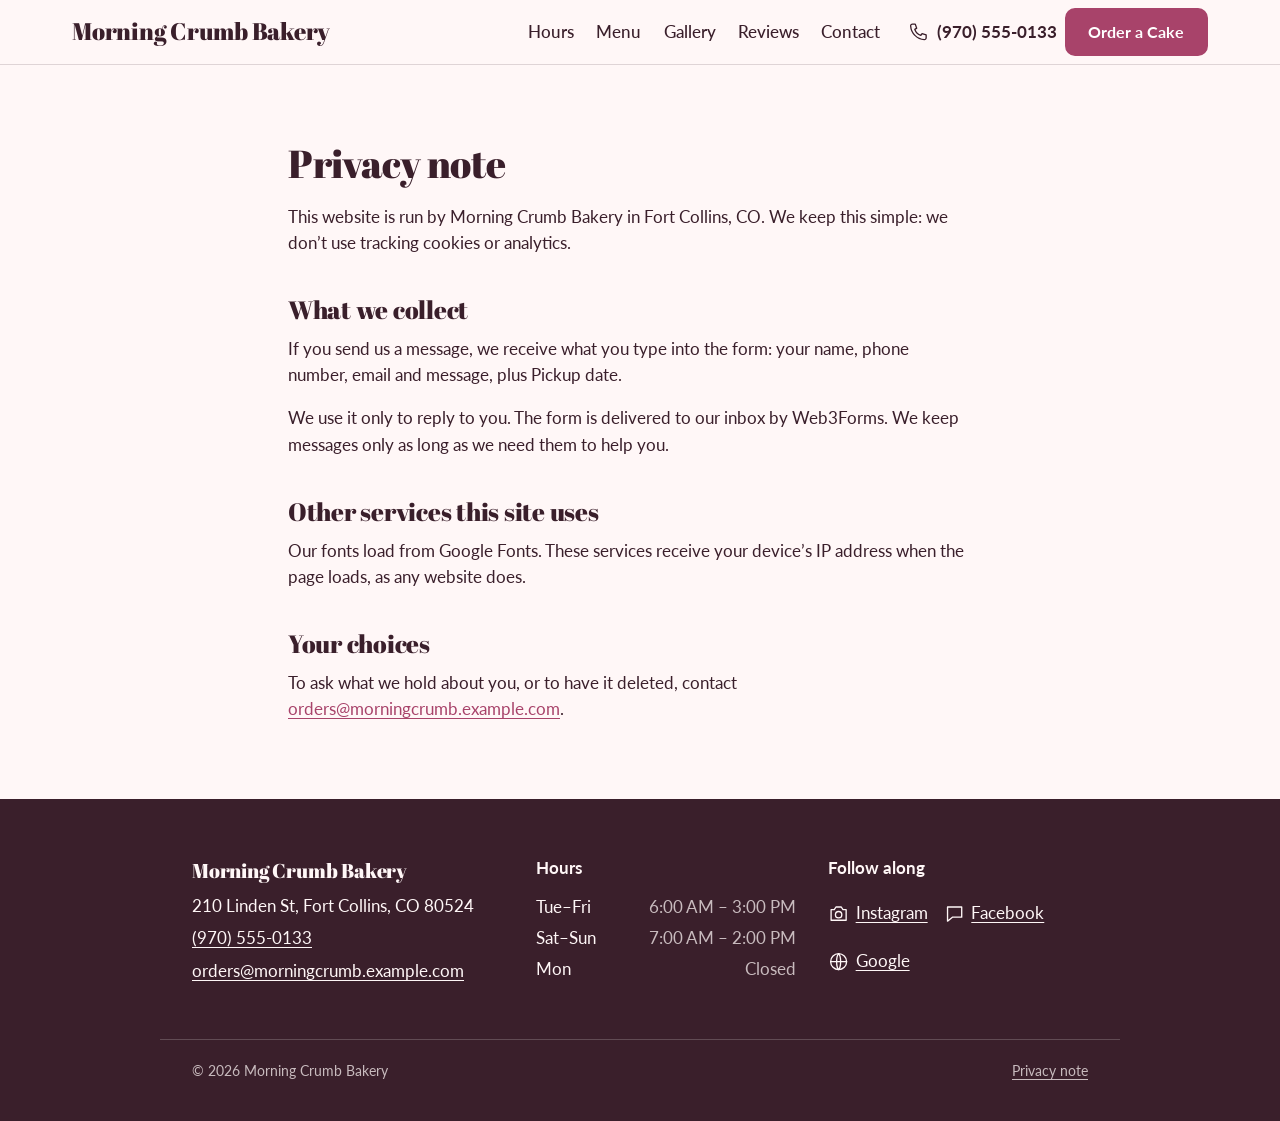
<file: privacy.html>
<!DOCTYPE html>
<!-- theme: {"template":"crumb","seed":3119732960,"axes":{"style_family":"soft-organic","palette":"rose-petal","font_pair":"abril-lato","hero":"split-reverse","divider":"torn","pattern":"dots","gradient":"none","grain":"light","radius":"10","shadow":"none","button":"solid","heading":"swash","card":"image-top","icon_weight":"light","accent_shapes":"blobs","gallery":"masonry","animation":"none","type_ratio":"1.25","container":"narrow","spacing":"comfortable","section_order":"A"}} -->
<html lang="en" class="no-js tpl-crumb" data-family="soft-organic" data-mode="light" data-hero="split-reverse" data-btn="solid" data-heading="swash" data-card="image-top" data-gallery="masonry" data-anim="none" data-icon="light" data-divider="torn" data-radius="10">
<head>
<meta charset="utf-8">
<meta name="viewport" content="width=device-width, initial-scale=1">
<title>Privacy note | Morning Crumb Bakery</title>
<meta name="description" content="How Morning Crumb Bakery handles the details you send through this website.">
<link rel="canonical" href="https://morningcrumb.example.com/privacy.html">
<meta name="theme-color" content="#A8436A">
<link rel="icon" href="favicon.ico" sizes="32x32">
<link rel="icon" href="icon.svg" type="image/svg+xml">
<link rel="apple-touch-icon" href="apple-touch-icon.png">
<meta property="og:type" content="website">
<meta property="og:site_name" content="Morning Crumb Bakery">
<meta property="og:title" content="Privacy note | Morning Crumb Bakery">
<meta property="og:description" content="How Morning Crumb Bakery handles the details you send through this website.">
<meta property="og:url" content="https://morningcrumb.example.com/privacy.html">
<meta property="og:image" content="https://morningcrumb.example.com/og-image.png">
<meta property="og:image:width" content="1200">
<meta property="og:image:height" content="630">
<meta property="og:image:alt" content="Morning Crumb Bakery — Sourdough, croissants and celebration cakes, baked fresh from 6 AM">
<meta property="og:locale" content="en_US">
<meta name="twitter:card" content="summary_large_image">
<link rel="preconnect" href="https://fonts.googleapis.com">
<link rel="preconnect" href="https://fonts.gstatic.com" crossorigin>
<link rel="stylesheet" href="https://fonts.googleapis.com/css2?family=Abril+Fatface&amp;family=Lato:wght@400;700&amp;display=swap">
<link rel="stylesheet" href="styles.css?v=1xbhrm7">
<script>document.documentElement.classList.replace('no-js','js')</script>
<script src="main.js" defer></script>
</head>
<body class="page-privacy">
<svg class="icon-sprite" aria-hidden="true" focusable="false" style="position:absolute;width:0;height:0;overflow:hidden"><defs><symbol id="i-menu" viewBox="0 0 24 24" stroke-linecap="round" stroke-linejoin="round"><path d="M4 7h16M4 12h16M4 17h16"/></symbol><symbol id="i-phone" viewBox="0 0 24 24" stroke-linecap="round" stroke-linejoin="round"><path d="M5 3.5h3.2l1.6 4.6-2.1 1.4a11.5 11.5 0 0 0 6.8 6.8l1.4-2.1 4.6 1.6v3.2a2 2 0 0 1-2.1 2A16.5 16.5 0 0 1 3 5.6a2 2 0 0 1 2-2.1z"/></symbol><symbol id="i-camera" viewBox="0 0 24 24" stroke-linecap="round" stroke-linejoin="round"><path d="M3.5 7.5h3.6l1.9-3h6l1.9 3h3.6v12h-17z"/><circle cx="12" cy="13.2" r="3.6"/></symbol><symbol id="i-chat" viewBox="0 0 24 24" stroke-linecap="round" stroke-linejoin="round"><path d="M4 4.5h16v11.5H9.5L4 20.5z"/></symbol><symbol id="i-globe" viewBox="0 0 24 24" stroke-linecap="round" stroke-linejoin="round"><circle cx="12" cy="12" r="9"/><path d="M3 12h18M12 3c3 3.2 3 14.8 0 18M12 3c-3 3.2-3 14.8 0 18"/></symbol></defs></svg>
<a class="skip-link" href="#main">Skip to main content</a>
<div class="announcement" data-until="2026-11-30"><p>Pumpkin morning buns are back on weekends</p></div>
<header class="site-header header--bar">
  <div class="container header-inner">
    <a class="brand" href="index.html"><span class="brand-name">Morning Crumb Bakery</span></a>
    <nav class="site-nav" aria-label="Main">
      <button class="nav-toggle" type="button" aria-expanded="false" aria-controls="nav-list"><svg class="icon" aria-hidden="true" focusable="false"><use href="#i-menu"></use></svg><span>Menu</span></button>
      <ul id="nav-list" class="nav-list">
        <li><a href="index.html#hours">Hours</a></li>
        <li><a href="index.html#menu">Menu</a></li>
        <li><a href="index.html#gallery">Gallery</a></li>
        <li><a href="index.html#reviews">Reviews</a></li>
        <li><a href="index.html#contact">Contact</a></li>
        
      </ul>
    </nav>
    <a class="header-phone" href="tel:+19705550133"><svg class="icon" aria-hidden="true" focusable="false"><use href="#i-phone"></use></svg><span>(970) 555-0133</span></a>
    <a class="btn btn-primary header-cta" href="index.html#contact">Order a Cake</a>
  </div>
</header>

<main id="main" tabindex="-1">
<section class="sec tone-bg simple-page prose" aria-labelledby="pv-title">
  <div class="container narrow">
    <h1 id="pv-title">Privacy note</h1>
    <p>This website is run by Morning Crumb Bakery in Fort Collins, CO. We keep this simple: we don’t use tracking cookies or analytics.</p>
    <h2>What we collect</h2>
    <p>If you send us a message, we receive what you type into the form: your name, phone number, email and message, plus Pickup date.</p>
    <p>We use it only to reply to you. The form is delivered to our inbox by Web3Forms. We keep messages only as long as we need them to help you.</p>
    
    <h2>Other services this site uses</h2>
    <p>Our fonts load from Google Fonts. These services receive your device’s IP address when the page loads, as any website does.</p>
    <h2>Your choices</h2>
    <p>To ask what we hold about you, or to have it deleted, contact <a href="mailto:orders@morningcrumb.example.com">orders@morningcrumb.example.com</a>.</p>
    
  </div>
</section>

</main>
<footer class="site-footer">
  <div class="container footer-grid">
    <div class="footer-nap">
      <p class="footer-name">Morning Crumb Bakery</p>
      <p>210 Linden St, Fort Collins, CO 80524</p>
      
      <p><a href="tel:+19705550133">(970) 555-0133</a></p>
      <p><a href="mailto:orders@morningcrumb.example.com">orders@morningcrumb.example.com</a></p>
    </div>
    <div class="footer-hours">
      <p class="footer-label">Hours</p>
      <ul><li><span>Tue–Fri</span> <span>6:00 AM – 3:00 PM</span></li><li><span>Sat–Sun</span> <span>7:00 AM – 2:00 PM</span></li><li><span>Mon</span> <span>Closed</span></li></ul>
    </div>
    <div class="footer-links">
      <p class="footer-label">Follow along</p>
      <ul class="social"><li><a href="https://www.instagram.com/example"><svg class="icon" aria-hidden="true" focusable="false"><use href="#i-camera"></use></svg><span>Instagram</span></a></li><li><a href="https://www.facebook.com/example"><svg class="icon" aria-hidden="true" focusable="false"><use href="#i-chat"></use></svg><span>Facebook</span></a></li><li><a href="https://maps.google.com/?cid=1234567896"><svg class="icon" aria-hidden="true" focusable="false"><use href="#i-globe"></use></svg><span>Google</span></a></li></ul>
      
    </div>
  </div>
  <div class="container footer-base">
    <p>© 2026 Morning Crumb Bakery</p>
    <p><a href="privacy.html">Privacy note</a></p>
  </div>
</footer>

<div class="sticky-bar">
  <a class="btn btn-primary" href="index.html#contact"><span>Order a Cake</span></a>
  <a class="btn btn-ghost" href="tel:+19705550133"><svg class="icon" aria-hidden="true" focusable="false"><use href="#i-phone"></use></svg><span>Call</span></a>
</div>

</body>
</html>
</file>
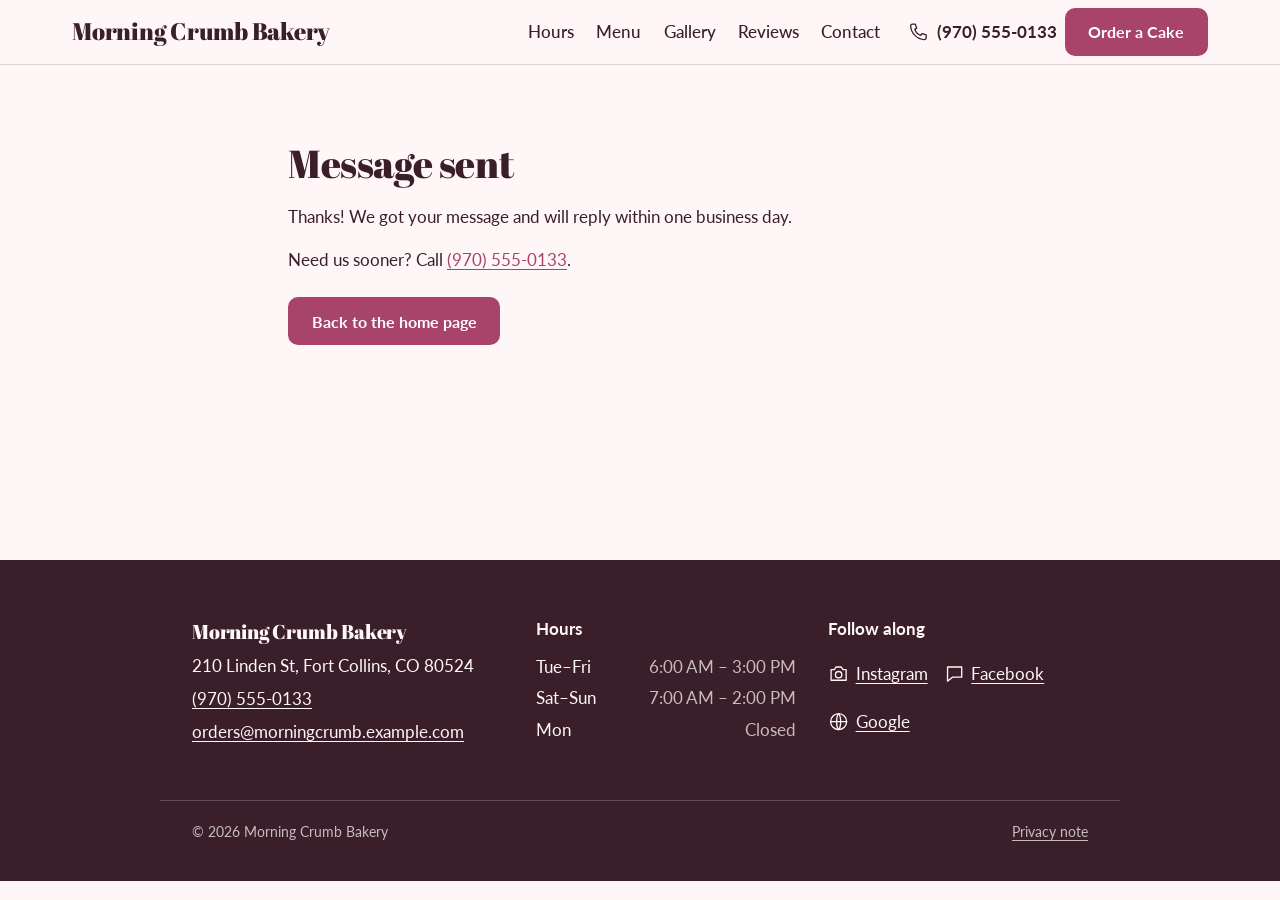
<file: thanks.html>
<!DOCTYPE html>
<!-- theme: {"template":"crumb","seed":3119732960,"axes":{"style_family":"soft-organic","palette":"rose-petal","font_pair":"abril-lato","hero":"split-reverse","divider":"torn","pattern":"dots","gradient":"none","grain":"light","radius":"10","shadow":"none","button":"solid","heading":"swash","card":"image-top","icon_weight":"light","accent_shapes":"blobs","gallery":"masonry","animation":"none","type_ratio":"1.25","container":"narrow","spacing":"comfortable","section_order":"A"}} -->
<html lang="en" class="no-js tpl-crumb" data-family="soft-organic" data-mode="light" data-hero="split-reverse" data-btn="solid" data-heading="swash" data-card="image-top" data-gallery="masonry" data-anim="none" data-icon="light" data-divider="torn" data-radius="10">
<head>
<meta charset="utf-8">
<meta name="viewport" content="width=device-width, initial-scale=1">
<title>Message sent | Morning Crumb Bakery</title>
<meta name="description" content="Thanks for contacting Morning Crumb Bakery.">
<meta name="robots" content="noindex">
<meta name="theme-color" content="#A8436A">
<link rel="icon" href="favicon.ico" sizes="32x32">
<link rel="icon" href="icon.svg" type="image/svg+xml">
<link rel="apple-touch-icon" href="apple-touch-icon.png">
<meta property="og:type" content="website">
<meta property="og:site_name" content="Morning Crumb Bakery">
<meta property="og:title" content="Message sent | Morning Crumb Bakery">
<meta property="og:description" content="Thanks for contacting Morning Crumb Bakery.">
<meta property="og:url" content="https://morningcrumb.example.com/thanks.html">
<meta property="og:image" content="https://morningcrumb.example.com/og-image.png">
<meta property="og:image:width" content="1200">
<meta property="og:image:height" content="630">
<meta property="og:image:alt" content="Morning Crumb Bakery — Sourdough, croissants and celebration cakes, baked fresh from 6 AM">
<meta property="og:locale" content="en_US">
<meta name="twitter:card" content="summary_large_image">
<link rel="preconnect" href="https://fonts.googleapis.com">
<link rel="preconnect" href="https://fonts.gstatic.com" crossorigin>
<link rel="stylesheet" href="https://fonts.googleapis.com/css2?family=Abril+Fatface&amp;family=Lato:wght@400;700&amp;display=swap">
<link rel="stylesheet" href="styles.css?v=1xbhrm7">
<script>document.documentElement.classList.replace('no-js','js')</script>
<script src="main.js" defer></script>
</head>
<body class="page-thanks">
<svg class="icon-sprite" aria-hidden="true" focusable="false" style="position:absolute;width:0;height:0;overflow:hidden"><defs><symbol id="i-menu" viewBox="0 0 24 24" stroke-linecap="round" stroke-linejoin="round"><path d="M4 7h16M4 12h16M4 17h16"/></symbol><symbol id="i-phone" viewBox="0 0 24 24" stroke-linecap="round" stroke-linejoin="round"><path d="M5 3.5h3.2l1.6 4.6-2.1 1.4a11.5 11.5 0 0 0 6.8 6.8l1.4-2.1 4.6 1.6v3.2a2 2 0 0 1-2.1 2A16.5 16.5 0 0 1 3 5.6a2 2 0 0 1 2-2.1z"/></symbol><symbol id="i-camera" viewBox="0 0 24 24" stroke-linecap="round" stroke-linejoin="round"><path d="M3.5 7.5h3.6l1.9-3h6l1.9 3h3.6v12h-17z"/><circle cx="12" cy="13.2" r="3.6"/></symbol><symbol id="i-chat" viewBox="0 0 24 24" stroke-linecap="round" stroke-linejoin="round"><path d="M4 4.5h16v11.5H9.5L4 20.5z"/></symbol><symbol id="i-globe" viewBox="0 0 24 24" stroke-linecap="round" stroke-linejoin="round"><circle cx="12" cy="12" r="9"/><path d="M3 12h18M12 3c3 3.2 3 14.8 0 18M12 3c-3 3.2-3 14.8 0 18"/></symbol></defs></svg>
<a class="skip-link" href="#main">Skip to main content</a>
<div class="announcement" data-until="2026-11-30"><p>Pumpkin morning buns are back on weekends</p></div>
<header class="site-header header--bar">
  <div class="container header-inner">
    <a class="brand" href="index.html"><span class="brand-name">Morning Crumb Bakery</span></a>
    <nav class="site-nav" aria-label="Main">
      <button class="nav-toggle" type="button" aria-expanded="false" aria-controls="nav-list"><svg class="icon" aria-hidden="true" focusable="false"><use href="#i-menu"></use></svg><span>Menu</span></button>
      <ul id="nav-list" class="nav-list">
        <li><a href="index.html#hours">Hours</a></li>
        <li><a href="index.html#menu">Menu</a></li>
        <li><a href="index.html#gallery">Gallery</a></li>
        <li><a href="index.html#reviews">Reviews</a></li>
        <li><a href="index.html#contact">Contact</a></li>
        
      </ul>
    </nav>
    <a class="header-phone" href="tel:+19705550133"><svg class="icon" aria-hidden="true" focusable="false"><use href="#i-phone"></use></svg><span>(970) 555-0133</span></a>
    <a class="btn btn-primary header-cta" href="index.html#contact">Order a Cake</a>
  </div>
</header>

<main id="main" tabindex="-1">
<section class="sec tone-bg simple-page" aria-labelledby="ty-title">
  <div class="container narrow">
    <h1 id="ty-title">Message sent</h1>
    <p>Thanks! We got your message and will reply within one business day.</p>
    <p>Need us sooner? Call <a href="tel:+19705550133">(970) 555-0133</a>.</p>
    <p class="btn-row"><a class="btn btn-primary" href="index.html">Back to the home page</a></p>
  </div>
</section>

</main>
<footer class="site-footer">
  <div class="container footer-grid">
    <div class="footer-nap">
      <p class="footer-name">Morning Crumb Bakery</p>
      <p>210 Linden St, Fort Collins, CO 80524</p>
      
      <p><a href="tel:+19705550133">(970) 555-0133</a></p>
      <p><a href="mailto:orders@morningcrumb.example.com">orders@morningcrumb.example.com</a></p>
    </div>
    <div class="footer-hours">
      <p class="footer-label">Hours</p>
      <ul><li><span>Tue–Fri</span> <span>6:00 AM – 3:00 PM</span></li><li><span>Sat–Sun</span> <span>7:00 AM – 2:00 PM</span></li><li><span>Mon</span> <span>Closed</span></li></ul>
    </div>
    <div class="footer-links">
      <p class="footer-label">Follow along</p>
      <ul class="social"><li><a href="https://www.instagram.com/example"><svg class="icon" aria-hidden="true" focusable="false"><use href="#i-camera"></use></svg><span>Instagram</span></a></li><li><a href="https://www.facebook.com/example"><svg class="icon" aria-hidden="true" focusable="false"><use href="#i-chat"></use></svg><span>Facebook</span></a></li><li><a href="https://maps.google.com/?cid=1234567896"><svg class="icon" aria-hidden="true" focusable="false"><use href="#i-globe"></use></svg><span>Google</span></a></li></ul>
      
    </div>
  </div>
  <div class="container footer-base">
    <p>© 2026 Morning Crumb Bakery</p>
    <p><a href="privacy.html">Privacy note</a></p>
  </div>
</footer>

<div class="sticky-bar">
  <a class="btn btn-primary" href="index.html#contact"><span>Order a Cake</span></a>
  <a class="btn btn-ghost" href="tel:+19705550133"><svg class="icon" aria-hidden="true" focusable="false"><use href="#i-phone"></use></svg><span>Call</span></a>
</div>

</body>
</html>
</file>
<file: styles.css>
*,*::before,*::after{box-sizing:border-box}:root{--divider-h:clamp(26px,5.5vw,76px);--header-h:4rem}[data-divider=zigzag],[data-divider=torn]{--divider-h:clamp(14px,2.4vw,30px)}[data-divider=layered]{--divider-h:clamp(36px,7.5vw,104px)}[data-divider=steps]{--divider-h:clamp(22px,4vw,56px)}html{-webkit-text-size-adjust:100%;scroll-behavior:smooth;scroll-padding-top:calc(var(--header-h) + 1rem);scroll-padding-bottom:6rem}body{margin:0;background:var(--color-bg);color:var(--color-text);font-family:var(--font-body);font-size:var(--fs-base);line-height:var(--body-leading);-webkit-font-smoothing:antialiased;text-rendering:optimizeLegibility;padding-bottom:5rem;--sec-bg:var(--color-bg);--sec-text:var(--color-text);--sec-muted:var(--color-muted);--sec-link:var(--color-primary);--sec-card:var(--color-surface);--sec-border:var(--color-border);--sec-btn:var(--color-primary);--sec-btn-text:var(--color-on-primary);--sec-focus:var(--color-primary)}img,svg,iframe{display:block;max-width:100%}img{height:auto}h1,h2,h3,h4{font-family:var(--font-heading);font-weight:var(--fw-heading);letter-spacing:var(--heading-tracking);line-height:1.08;margin:0 0 .5em;text-wrap:balance;text-transform:var(--heading-case)}h1{font-size:var(--fs-h1)}h2{font-size:var(--fs-h2)}h3{font-family:var(--font-h3);font-weight:var(--fw-h3);font-size:var(--fs-h3);line-height:1.2}h4{font-size:var(--fs-h4)}p{margin:0 0 1em}p:last-child{margin-bottom:0}ul{margin:0;padding:0}ul[class]{list-style:none}a{color:var(--sec-link);text-underline-offset:.18em;text-decoration-thickness:1px}a:hover{text-decoration-thickness:2px}:focus-visible{outline:3px solid var(--sec-focus);outline-offset:3px}main:focus{outline:none}abbr[title]{text-decoration:none}.container{width:100%;max-width:var(--container);margin-inline:auto;padding-inline:clamp(1rem,4vw,2rem)}.narrow{max-width:48rem}.visually-hidden{position:absolute!important;width:1px;height:1px;padding:0;margin:-1px;overflow:hidden;clip:rect(0 0 0 0);white-space:nowrap;border:0}.skip-link{position:absolute;left:1rem;top:-10rem;z-index:100;background:var(--color-text);color:var(--color-bg);padding:.75rem 1.1rem;border-radius:var(--radius);font-weight:var(--fw-bold)}.skip-link:focus{top:.75rem}.icon{width:1.25em;height:1.25em;flex:none;fill:none;stroke:currentColor;stroke-width:var(--icon-stroke);vertical-align:middle}[data-icon=duotone] .icon{fill:var(--color-accent-soft)}.prose p{max-width:68ch}.simple-page{min-height:55vh}.simple-page h1{font-size:var(--fs-h2)}.prose h2{font-size:var(--fs-h3);margin-top:1.6em}.btn-row{display:flex;flex-wrap:wrap;gap:.75rem;margin-top:1.5rem}.tone-bg,.tone-image{--sec-bg:var(--color-bg);--sec-text:var(--color-text);--sec-muted:var(--color-muted);--sec-link:var(--color-primary);--sec-card:var(--color-surface);--sec-border:var(--color-border);--sec-btn:var(--color-primary);--sec-btn-text:var(--color-on-primary);--sec-focus:var(--color-primary)}.tone-surface{--sec-bg:var(--color-surface);--sec-text:var(--color-text);--sec-muted:var(--color-muted);--sec-link:var(--color-primary);--sec-card:var(--color-bg);--sec-border:var(--color-border-strong);--sec-btn:var(--color-primary);--sec-btn-text:var(--color-on-primary);--sec-focus:var(--color-primary)}.tone-primary{--sec-bg:var(--color-primary);--sec-text:var(--color-on-primary);--sec-muted:var(--color-on-primary);--sec-link:var(--color-on-primary);--sec-card:var(--color-primary-card);--sec-border:color-mix(in srgb,var(--color-on-primary) 35%,transparent);--sec-btn:var(--color-on-primary);--sec-btn-text:var(--color-primary);--sec-focus:var(--color-on-primary)}.tone-ink{--sec-bg:var(--color-ink-bg);--sec-text:var(--color-ink-text);--sec-muted:var(--color-ink-muted);--sec-link:var(--color-ink-text);--sec-card:var(--color-ink-card);--sec-border:color-mix(in srgb,var(--color-ink-text) 26%,transparent);--sec-btn:var(--color-ink-text);--sec-btn-text:var(--color-ink-bg);--sec-focus:var(--color-ink-text)}[data-mode=light] .tone-dark{--sec-bg:var(--color-ink-bg);--sec-text:var(--color-ink-text);--sec-muted:var(--color-ink-muted);--sec-link:var(--color-ink-text);--sec-card:var(--color-ink-card);--sec-border:color-mix(in srgb,var(--color-ink-text) 26%,transparent);--sec-btn:var(--color-primary);--sec-btn-text:var(--color-on-primary);--sec-focus:var(--color-ink-text)}[data-mode=dark] .tone-dark{--sec-bg:var(--color-bg);--sec-text:var(--color-text);--sec-muted:var(--color-muted);--sec-link:var(--color-primary);--sec-card:var(--color-surface);--sec-border:var(--color-border-strong);--sec-btn:var(--color-primary);--sec-btn-text:var(--color-on-primary);--sec-focus:var(--color-primary)}.sec{position:relative;background-color:var(--sec-bg);color:var(--sec-text);padding-block:var(--space-section)}.sec.has-divider{padding-bottom:calc(var(--space-section) + var(--divider-h))}.divider{position:absolute;left:0;right:0;bottom:-1px;height:var(--divider-h);pointer-events:none;z-index:2}.divider svg{width:100%;height:100%}[data-mode=light] .to-dark{color:var(--color-ink-bg)}[data-mode=dark] .to-dark{color:var(--color-bg)}.to-bg{color:var(--color-bg)}.to-surface{color:var(--color-surface)}.to-primary{color:var(--color-primary)}.to-ink{color:var(--color-ink-bg)}.grain{isolation:isolate}.grain::after{content:"";position:absolute;inset:0;pointer-events:none;background-image:var(--grain-uri);opacity:var(--grain-opacity);z-index:1}.grain>:not(.divider){position:relative;z-index:2}.grain>.divider{z-index:3}.accent{position:absolute;pointer-events:none;width:clamp(110px,20vw,240px);z-index:0}.accent svg{width:100%;height:auto}.btn{display:inline-flex;align-items:center;justify-content:center;gap:.5em;min-height:48px;padding:.72em 1.35em;border-radius:var(--radius-btn);font-family:var(--font-body);font-weight:var(--fw-bold);font-size:1rem;line-height:1.2;text-decoration:none;border:2px solid transparent;cursor:pointer;transition:transform .15s ease,box-shadow .15s ease;text-align:center}.btn .icon{width:1.15em;height:1.15em}.btn-primary{background:var(--sec-btn);color:var(--sec-btn-text);border-color:var(--sec-btn)}.btn-ghost{background:transparent;color:var(--sec-text);border-color:currentColor}.btn:hover{transform:translateY(-1px)}.btn:focus-visible{outline-offset:4px}[data-btn=pill] .btn{border-radius:999px}[data-btn=offset-shadow] .btn-primary{box-shadow:4px 4px 0 var(--sec-text)}[data-btn=offset-shadow] .btn-primary:hover{transform:translate(-2px,-2px);box-shadow:6px 6px 0 var(--sec-text)}[data-btn=outline] .btn-primary{box-shadow:0 0 0 3px var(--sec-bg),0 0 0 5px var(--sec-btn)}[data-btn=text-arrow] .btn-primary::after{content:"";width:.45em;height:.45em;border-top:2px solid;border-right:2px solid;transform:rotate(45deg);margin-left:.15em}.text-link{font-weight:var(--fw-bold);color:var(--sec-link)}.site-header{position:sticky;top:0;z-index:50;background:var(--color-bg);color:var(--color-text);border-bottom:1px solid var(--color-border)}.header-inner{display:flex;align-items:center;gap:.5rem;min-height:var(--header-h)}.brand{margin-right:auto;font-family:var(--font-heading);font-weight:var(--fw-heading);font-size:clamp(1.15rem,1rem + .8vw,1.5rem);color:inherit;text-decoration:none;letter-spacing:var(--heading-tracking);text-transform:var(--heading-case);line-height:1.05;padding-block:.5rem;max-width:62%}.brand img{max-height:44px;width:auto}.site-nav{order:3}.nav-toggle{display:inline-flex;align-items:center;gap:.4rem;min-height:44px;padding:0 .85rem;border:1.5px solid var(--color-muted);background:transparent;color:inherit;border-radius:var(--radius-btn);font:inherit;font-size:.95rem;font-weight:var(--fw-bold);cursor:pointer}.nav-list{display:none}.nav-list.is-open{display:flex;flex-direction:column;position:absolute;top:100%;left:0;right:0;background:var(--color-bg);border-bottom:1px solid var(--color-border);padding:.5rem clamp(1rem,4vw,2rem) 1rem;box-shadow:0 18px 30px -20px rgba(0,0,0,.35)}.nav-list a{display:flex;align-items:center;min-height:44px;color:inherit;text-decoration:none;font-weight:var(--fw-bold)}.nav-list a:hover{text-decoration:underline}.no-js .nav-toggle{display:none}.no-js .nav-list{display:flex;flex-wrap:wrap;gap:0 1rem;width:100%}.no-js .header-inner{flex-wrap:wrap}.header-phone{order:2;display:inline-flex;align-items:center;justify-content:center;gap:.45rem;min-width:44px;min-height:44px;color:inherit;font-weight:var(--fw-bold);text-decoration:none;white-space:nowrap}.header-phone span{position:absolute;width:1px;height:1px;overflow:hidden;clip:rect(0 0 0 0)}.header-cta{display:none;order:4}.header--ink .site-header,.site-header.header--ink{background:var(--color-ink-bg);color:var(--color-ink-text);border-color:transparent;--sec-btn:var(--color-ink-text);--sec-btn-text:var(--color-ink-bg);--sec-focus:var(--color-ink-text)}.header--ink .nav-list.is-open{background:var(--color-ink-bg)}.header--ink .nav-toggle{border-color:var(--color-ink-muted)}@media (min-width:1080px){.site-nav{order:1;margin-left:auto}.nav-toggle{display:none}.nav-list,.no-js .nav-list{display:flex;flex-direction:row;position:static;gap:1.4rem;padding:0;border:0;box-shadow:none;background:none;width:auto}.nav-list a{font-weight:500}.header-phone{order:2;margin-left:1.25rem}.header-phone span{position:static;width:auto;height:auto;clip:auto}.header-cta{display:inline-flex}.header--center .header-inner{flex-wrap:wrap;justify-content:center;padding-block:.6rem}.header--center .brand{margin:0 auto;text-align:center;flex-basis:100%;max-width:none;font-size:1.75rem}.header--center .site-nav{margin-left:0}}.sticky-bar{position:fixed;left:0;right:0;bottom:0;z-index:40;display:flex;gap:.5rem;padding:.6rem .75rem calc(.6rem + env(safe-area-inset-bottom));background:var(--color-bg);border-top:1px solid var(--color-border);box-shadow:0 -8px 24px -16px rgba(0,0,0,.4);transition:transform .2s ease}.sticky-bar .btn{flex:1;min-height:48px;padding-inline:.75rem}.form-focus .sticky-bar{transform:translateY(110%)}@media (min-width:1080px){.sticky-bar{display:none}body{padding-bottom:0}html{scroll-padding-bottom:1rem}}.announcement{background:var(--color-accent);color:var(--color-on-accent);text-align:center;font-weight:var(--fw-bold);font-size:.95rem;padding:.55rem 1rem}.announcement a{color:inherit}.sec-head{max-width:46rem;margin-bottom:clamp(1.75rem,4vw,3rem)}.sec-intro{color:var(--sec-muted);font-size:1.125rem;max-width:60ch}[data-heading=uppercase] .sec-title{text-transform:uppercase;letter-spacing:.06em;font-size:calc(var(--fs-h2)*.82)}[data-heading=swash] .sec-title::after{content:"";display:block;width:5.5rem;height:.65rem;margin-top:.3em;background:var(--swash-uri) no-repeat center/100% 100%}[data-heading=marker] .sec-title{text-decoration:underline;text-decoration-color:var(--color-accent-soft);text-decoration-thickness:.32em;text-underline-offset:-.12em;text-decoration-skip-ink:none}[data-heading=marker] .tone-primary .sec-title,[data-heading=marker] .tone-ink .sec-title{text-decoration-color:var(--color-accent)}[data-heading=eyebrow] .sec-title::before{content:"";display:block;width:2.5rem;height:4px;background:var(--color-accent);margin-bottom:.85rem;border-radius:2px}.sec-cta{margin:2.25rem 0 0;display:flex;flex-wrap:wrap;align-items:center;gap:1rem 1.5rem}.more-link{margin-top:1.75rem}.fine-print{font-size:var(--fs-sm);color:var(--sec-muted);margin-top:1.25rem}.card{background:var(--sec-card);color:var(--sec-text);border-radius:var(--radius-lg);overflow:hidden;position:relative}[data-card=bordered] .card{background:transparent;border:1.5px solid var(--sec-border)}[data-card=elevated] .card{box-shadow:var(--shadow-md)}.card-grid{display:grid;gap:1.25rem;grid-template-columns:repeat(auto-fill,minmax(min(100%,16.5rem),1fr))}.card-body{padding:1.25rem 1.35rem 1.5rem;display:flex;flex-direction:column;gap:.5rem;flex:1}.card-body h3{margin:0;font-size:var(--fs-h4)}.card-body p{margin:0}.service-card{display:flex;flex-direction:column}.card-icon{display:inline-grid;place-items:center;width:3.25rem;height:3.25rem;margin:1.35rem 1.35rem 0;border-radius:var(--radius);background:var(--color-primary-soft);color:var(--color-primary)}.card-icon .icon{width:1.65rem;height:1.65rem}.card-img{width:100%;aspect-ratio:4/3;object-fit:cover}.card-meta{display:flex;flex-wrap:wrap;gap:.25rem 1rem;justify-content:space-between;align-items:baseline;margin-top:auto!important;padding-top:.75rem;border-top:1px solid var(--sec-border)}.price{font-weight:var(--fw-bold);color:var(--sec-text);white-space:nowrap}.duration{color:var(--sec-muted);font-size:.95rem;display:inline-flex;align-items:center;gap:.35rem}.checks{display:grid;gap:.35rem;margin:.35rem 0 .25rem}.checks li{display:flex;gap:.5rem;align-items:flex-start}.checks .icon{color:var(--sec-link);margin-top:.15em}.price-list{display:grid;gap:1.4rem 3.5rem}@media (min-width:760px){.price-list{grid-template-columns:1fr 1fr}}.price-line{display:flex;align-items:baseline;gap:.6rem}.price-line h3,.item-name{margin:0;font-family:var(--font-h3);font-weight:var(--fw-h3);font-size:var(--fs-h4);line-height:1.25}.leader{flex:1;min-width:1.5rem;border-bottom:2px dotted var(--sec-border);transform:translateY(-.3em)}.item-desc{color:var(--sec-muted);margin:.25rem 0 0;max-width:52ch}.price-item .duration{margin-top:.3rem}.menu-cols{display:grid;gap:2.5rem 4rem}@media (min-width:860px){.menu-cols{grid-template-columns:1fr 1fr}}.menu-group-title{font-size:var(--fs-h3);margin-bottom:1rem;padding-bottom:.5rem;border-bottom:2px solid var(--sec-text)}.menu-note{color:var(--sec-muted);margin-top:-.5rem}.menu-items{display:grid;gap:1.1rem}.menu-item .item-name{font-size:1.1rem}.tags{display:flex;flex-wrap:wrap;gap:.35rem;margin:.4rem 0 0}.tag{font-size:.8rem;font-weight:var(--fw-bold);border:1px solid var(--sec-muted);color:var(--sec-text);border-radius:999px;padding:.05rem .55rem}.menu-boards{display:grid;gap:1.25rem;grid-template-columns:repeat(auto-fit,minmax(min(100%,19rem),1fr))}.board{background:var(--sec-card);border-radius:var(--radius-lg);padding:clamp(1.25rem,3vw,2rem)}[data-card=bordered] .board{background:transparent;border:1.5px solid var(--sec-border)}.menu-foot{margin-top:2rem}.menu-legend{display:flex;flex-wrap:wrap;gap:.5rem 1.25rem;font-size:var(--fs-sm);color:var(--sec-muted)}.menu-legend abbr{font-weight:var(--fw-bold);color:var(--sec-text)}.tiers{display:grid;gap:1.25rem;grid-template-columns:repeat(auto-fit,minmax(min(100%,17rem),1fr));align-items:stretch}.tier{background:var(--sec-card);border-radius:var(--radius-lg);padding:1.75rem 1.5rem;display:flex;flex-direction:column;gap:.6rem;border:2px solid transparent}.tier h3{font-size:var(--fs-h4);margin:0}.tier.is-featured{border-color:var(--sec-text)}.tier-flag{align-self:flex-start;background:var(--color-accent);color:var(--color-on-accent);font-size:.8rem;font-weight:var(--fw-bold);padding:.2rem .65rem;border-radius:999px;margin:0}.tier-price{margin:0;display:flex;align-items:baseline;gap:.35rem;flex-wrap:wrap}.tier-price .amount{font-family:var(--font-heading);font-weight:var(--fw-heading);font-size:var(--fs-h2);line-height:1}.tier-price .period,.tier-note{color:var(--sec-muted)}.gallery{display:grid;gap:.6rem;grid-template-columns:repeat(2,1fr)}@media (min-width:760px){.gallery{grid-template-columns:repeat(3,1fr);gap:.85rem}}.gallery figure{margin:0;height:100%;position:relative}.gallery img{width:100%;height:100%;aspect-ratio:1;object-fit:cover;border-radius:var(--radius)}.gallery figcaption{font-size:var(--fs-sm);color:var(--sec-muted);margin-top:.35rem}[data-gallery=masonry] .gallery{display:block;columns:2;column-gap:.6rem}[data-gallery=masonry] .gallery li{break-inside:avoid;margin-bottom:.6rem}[data-gallery=masonry] .gallery img{aspect-ratio:auto;height:auto}@media (min-width:760px){[data-gallery=masonry] .gallery{columns:3;column-gap:.85rem}[data-gallery=masonry] .gallery li{margin-bottom:.85rem}}[data-gallery=featured] .gallery li:first-child{grid-column:span 2;grid-row:span 2}[data-gallery=featured] .gallery li:first-child img{aspect-ratio:auto}[data-gallery=strip] .gallery{display:flex;overflow-x:auto;scroll-snap-type:x mandatory;padding-bottom:.75rem;scrollbar-width:thin}[data-gallery=strip] .gallery li{flex:0 0 min(72%,19rem);scroll-snap-align:start}[data-gallery=strip] .gallery img{aspect-ratio:4/5}.ba-list{display:grid;gap:2rem}@media (min-width:860px){.ba-list{grid-template-columns:1fr 1fr}}.ba-pair{display:grid;grid-template-columns:1fr 1fr;gap:.4rem}.ba-pair figure{position:relative;margin:0}.ba-pair img{width:100%;aspect-ratio:4/3;object-fit:cover;border-radius:var(--radius)}.ba-pair figcaption{position:absolute;left:.5rem;top:.5rem;background:var(--color-text);color:var(--color-bg);font-size:.8rem;font-weight:var(--fw-bold);padding:.15rem .6rem;border-radius:var(--radius)}.ba-title{font-weight:var(--fw-bold);margin-top:.6rem}.reviews{display:grid;gap:1.25rem;grid-template-columns:repeat(auto-fit,minmax(min(100%,18rem),1fr))}.review figure{margin:0;padding:1.6rem;height:100%;display:flex;flex-direction:column}.stars{color:var(--sec-link);letter-spacing:.12em;margin:0 0 .75rem;font-size:1.05rem}.review blockquote,.quote-rest blockquote{margin:0 0 1.25rem}.review blockquote p{font-size:1.08rem}.review figcaption{margin-top:auto;font-weight:var(--fw-bold)}.quote-feature{margin:0 auto;max-width:52rem;text-align:center}.quote-feature blockquote{margin:0 0 1.5rem}.quote-feature blockquote p{font-family:var(--font-heading);font-size:clamp(1.5rem,1rem + 2.4vw,2.6rem);line-height:1.2;font-weight:var(--fw-heading);letter-spacing:var(--heading-tracking);text-wrap:balance}.quote-feature figcaption{font-weight:var(--fw-bold)}.quote-rest{display:grid;gap:2rem;margin-top:3rem;grid-template-columns:repeat(auto-fit,minmax(min(100%,17rem),1fr));border-top:1px solid var(--sec-border);padding-top:2.25rem}.quote-rest figure{margin:0}.quote-rest figcaption{font-weight:var(--fw-bold);display:flex;gap:.6rem;align-items:center}.quote-rest .stars{margin:0}.reviews-quote .more-link{text-align:center}.team-grid{display:grid;gap:1.5rem 1.25rem;grid-template-columns:repeat(auto-fill,minmax(min(100%,14rem),1fr))}.team-member img{width:100%;aspect-ratio:4/5;object-fit:cover;border-radius:var(--radius-lg);margin-bottom:.9rem}.team-member h3{font-size:var(--fs-h4);margin:0 0 .15rem}.team-role{color:var(--sec-muted);font-weight:var(--fw-bold);margin:0 0 .4rem}.team-bio{margin:0}.hours-wrap{display:grid;gap:2rem}@media (min-width:860px){.hours-wrap{grid-template-columns:1.3fr 1fr;align-items:end;gap:4rem}}.hours-table{width:100%;border-collapse:collapse;font-size:1.05rem}.hours-table th,.hours-table td{padding:.7rem 0;border-bottom:1px solid var(--sec-border);vertical-align:top}.hours-table th{text-align:left;font-weight:var(--fw-bold)}.hours-table td{text-align:right}.is-closed td,.is-closed .t{color:var(--sec-muted)}.open-now{display:inline-flex;align-items:center;gap:.55rem;font-weight:var(--fw-bold);margin-bottom:1rem}.open-now::before{content:"";width:.65rem;height:.65rem;border-radius:50%;background:currentColor;box-shadow:0 0 0 4px color-mix(in srgb,currentColor 22%,transparent)}.open-now.is-closed-now::before{background:transparent;border:2px solid currentColor;box-shadow:none}.hours-side .addr{display:flex;gap:.6rem;align-items:flex-start;font-size:1.1rem}.hours-side .addr .icon{margin-top:.2em}.hours-strip-wrap{display:grid;gap:1rem}.hours-strip-title{font-size:var(--fs-h3);margin:0}.hours-strip{display:flex;flex-wrap:wrap;gap:.75rem 2rem}.hours-strip li{display:flex;flex-direction:column}.hours-strip .d{font-weight:var(--fw-bold)}.hours-strip-addr{display:flex;flex-wrap:wrap;gap:.5rem;align-items:center;margin:0}.hours-strip-wrap .open-now{margin:0}.area-wrap{display:grid;gap:2rem;align-items:center}@media (min-width:860px){.area-wrap{grid-template-columns:1.1fr 1fr;gap:4rem}}.chips{display:flex;flex-wrap:wrap;gap:.55rem}.chips li{display:inline-flex;align-items:center;gap:.4rem;padding:.5rem 1rem .5rem .8rem;border-radius:999px;background:var(--sec-card);border:1px solid var(--sec-border);font-weight:var(--fw-bold)}.chips .icon{color:var(--sec-link);width:1.05em;height:1.05em}.area-note,.area-ask{margin-top:1.25rem;color:var(--sec-muted)}.map-art{position:relative;border-radius:var(--radius-lg);overflow:hidden;aspect-ratio:3/2;background:var(--color-surface)}.map-art svg{width:100%;height:100%}.map-btn{position:absolute;left:1rem;bottom:1rem}.sec--trust{padding-block:clamp(1.5rem,4vw,2.5rem)}.sec--trust.has-divider{padding-bottom:calc(clamp(1.5rem,4vw,2.5rem) + var(--divider-h))}.trust-list{display:flex;flex-wrap:wrap;gap:1rem 2.5rem;justify-content:center}.trust-list li{display:flex;align-items:center;gap:.6rem;font-weight:var(--fw-bold)}.trust-list .icon{width:1.6rem;height:1.6rem;color:var(--sec-link)}.about-split{display:grid;gap:2.5rem;align-items:center}@media (min-width:860px){.about-split.has-photo{grid-template-columns:1.2fr 1fr;gap:4.5rem}}.about-photo{margin:0}.about-photo img{width:100%;aspect-ratio:4/5;object-fit:cover;border-radius:var(--radius-lg)}.signature{font-family:var(--font-heading);font-size:var(--fs-h4);margin-top:1.5rem}.about-centered{text-align:center}.about-centered .sec-head,.about-centered .prose p{margin-inline:auto}.faq-list{display:grid;gap:.75rem}.faq-item{background:var(--sec-card);border-radius:var(--radius)}[data-card=bordered] .faq-item{background:transparent;border:1.5px solid var(--sec-border)}.faq-item summary{display:flex;justify-content:space-between;align-items:center;gap:1rem;min-height:56px;padding:.9rem 1.25rem;cursor:pointer;font-weight:var(--fw-bold);font-size:1.08rem;list-style:none}.faq-item summary::-webkit-details-marker{display:none}.faq-item summary .icon{transition:transform .2s ease}.faq-item[open] summary .icon{transform:rotate(180deg)}.faq-answer{padding:0 1.25rem 1.25rem;color:var(--sec-text)}.cta-band-inner{text-align:center;display:grid;justify-items:center;gap:1.5rem}.cta-band-title{margin:0;max-width:24ch;font-size:var(--fs-h2)}.cta-band-actions{display:flex;flex-wrap:wrap;justify-content:center;gap:.75rem;margin:0}.contact-grid{display:grid;gap:2.5rem}@media (min-width:900px){.contact-grid{grid-template-columns:1fr 1.15fr;gap:4rem;align-items:start}}.contact-list{display:grid;gap:1.35rem}.contact-list>li{display:flex;gap:.9rem;align-items:flex-start}.contact-list>li>.icon{width:1.5rem;height:1.5rem;margin-top:.15rem;color:var(--sec-link)}.contact-list .label{display:block;font-size:var(--fs-sm);color:var(--sec-muted)}.contact-list div>a,.contact-list div>span:not(.label){display:block}.big-phone{font-family:var(--font-heading);font-size:var(--fs-h3);font-weight:var(--fw-heading);text-decoration:none;color:var(--sec-text);line-height:1.2}.mini-hours li{display:flex;gap:.75rem;justify-content:space-between;max-width:20rem}.contact-form{background:var(--sec-card);color:var(--sec-text);padding:clamp(1.25rem,3vw,2rem);border-radius:var(--radius-lg)}[data-card=elevated] .contact-form{box-shadow:var(--shadow-md)}.form-title{font-size:var(--fs-h4);margin-bottom:.25rem}.form-hint{font-size:var(--fs-sm);color:var(--sec-muted)}.field{display:grid;gap:.35rem;margin-bottom:1rem}.field label{font-weight:var(--fw-bold);font-size:.95rem}.field input,.field select,.field textarea{font:inherit;font-size:1rem;color:var(--color-text);background:var(--color-bg);border:1.5px solid var(--color-muted);border-radius:var(--radius);padding:.7rem .85rem;min-height:48px;width:100%}.field textarea{min-height:7rem;resize:vertical}.field input:focus-visible,.field select:focus-visible,.field textarea:focus-visible{outline:3px solid var(--color-primary);outline-offset:1px;border-color:var(--color-primary)}.field [aria-invalid=true]{border-width:2.5px;border-color:var(--color-text)}.field-error{font-size:.92rem;font-weight:var(--fw-bold);margin:0;display:flex;gap:.4rem}.field-error::before{content:"!";display:inline-grid;place-items:center;width:1.2rem;height:1.2rem;border-radius:50%;background:var(--sec-text);color:var(--sec-card);font-size:.75rem;flex:none}@media (min-width:560px){.field-row{display:grid;grid-template-columns:1fr 1fr;gap:0 1rem}}.hp{position:absolute!important;left:-10000px;width:1px;height:1px;overflow:hidden}.contact-form .btn{width:100%;margin-top:.5rem}.form-note,.form-alt{font-size:var(--fs-sm);color:var(--sec-muted);margin:.85rem 0 0}.gform iframe{width:100%;border:0;min-height:700px}.map-embed{width:100%;height:auto;aspect-ratio:3/2;border:0;border-radius:var(--radius-lg)}.h-captcha{margin:.5rem 0}.site-footer{background:var(--color-ink-bg);color:var(--color-ink-text);padding:3.5rem 0 1.5rem;--sec-link:var(--color-ink-text);--sec-focus:var(--color-ink-text);--sec-muted:var(--color-ink-muted)}.site-footer a{color:inherit}[data-mode=dark] .site-footer{background:var(--color-surface);color:var(--color-text);--sec-muted:var(--color-muted);--sec-link:var(--color-text);--sec-focus:var(--color-primary)}[data-mode=dark] .footer-hours li span:last-child,[data-mode=dark] .footer-base{color:var(--color-muted)}.footer-grid{display:grid;gap:2rem}@media (min-width:760px){.footer-grid{grid-template-columns:1.2fr 1fr 1fr}}.footer-name{font-family:var(--font-heading);font-weight:var(--fw-heading);font-size:var(--fs-h4);text-transform:var(--heading-case);letter-spacing:var(--heading-tracking)}.footer-nap p{margin-bottom:.4rem}.footer-label{font-weight:var(--fw-bold);margin-bottom:.6rem}.footer-hours li{display:flex;justify-content:space-between;gap:1rem;max-width:18rem;padding:.15rem 0}.footer-hours li span:last-child,.footer-base{color:var(--color-ink-muted)}.social{display:flex;flex-wrap:wrap;gap:.25rem 1rem;margin-bottom:1rem}.social a{display:inline-flex;align-items:center;gap:.4rem;min-height:44px}.footer-base{display:flex;flex-wrap:wrap;justify-content:space-between;gap:.5rem 1.5rem;margin-top:2.5rem;padding-top:1.25rem;border-top:1px solid color-mix(in srgb,var(--color-ink-text) 20%,transparent);font-size:var(--fs-sm)}.footer-base a{display:inline-block;min-height:24px}.sec--hero{overflow:hidden}.hero-actions{display:flex;flex-wrap:wrap;gap:.75rem;margin-top:1.75rem}.hero-lead{font-size:clamp(1.08rem,1rem + .55vw,1.35rem);max-width:38rem;color:var(--sec-muted)}.h1-name,.h1-what{display:block}.hero-badge{display:inline-flex;align-items:center;gap:.45rem;font-weight:var(--fw-bold);font-size:.95rem;background:var(--color-accent);color:var(--color-on-accent);border-radius:999px;padding:.35rem .9rem;margin-bottom:1.25rem}@media (prefers-reduced-motion:no-preference){@supports (animation-timeline:view()){[data-anim=fade-up] :is(.sec-head,.card,.tier,.board,.team-member,.ba-item){animation:rv-up linear both;animation-timeline:view();animation-range:entry 0% cover 22%}[data-anim=scale-in] :is(.card,.tier,.board,.gallery li,.team-member){animation:rv-scale linear both;animation-timeline:view();animation-range:entry 0% cover 22%}[data-anim=slide-in] :is(.sec-head,.menu-group,.price-item,.review){animation:rv-slide linear both;animation-timeline:view();animation-range:entry 0% cover 22%}}}@keyframes rv-up{from{opacity:0;transform:translateY(26px)}}@keyframes rv-scale{from{opacity:0;transform:scale(.94)}}@keyframes rv-slide{from{opacity:0;transform:translateX(-26px)}}@media (prefers-reduced-motion:reduce){html{scroll-behavior:auto}*,*::before,*::after{animation:none!important;transition:none!important}}.steps-block{margin-top:clamp(2.5rem,6vw,4rem)}.steps-title{font-size:var(--fs-h3)}.steps{list-style:none;padding:0;margin:0;display:grid;gap:1.5rem;counter-reset:none}@media (min-width:760px){.steps{grid-template-columns:repeat(3,1fr);gap:2rem}}.steps li{display:flex;gap:1rem;align-items:flex-start}.step-num{flex:none;display:grid;place-items:center;width:2.75rem;height:2.75rem;border-radius:50%;background:var(--sec-btn);color:var(--sec-btn-text);font-family:var(--font-heading);font-weight:var(--fw-heading);font-size:1.25rem}.steps h4{font-family:var(--font-h3);font-weight:var(--fw-h3);font-size:1.15rem;margin:.35rem 0 .3rem;text-transform:none;letter-spacing:0}.steps p{margin:0;color:var(--sec-muted)}.contact-grid>*,.hours-wrap>*,.area-wrap>*,.about-split>*,.footer-grid>*{min-width:0}a[href^="mailto:"]{overflow-wrap:anywhere}body{overflow-wrap:break-word}[data-gallery=featured] .gallery li:last-child:nth-child(even),[data-gallery=grid] .gallery li:last-child:nth-child(odd){grid-column:span 2}[data-gallery=grid] .gallery li:last-child:nth-child(odd) img{aspect-ratio:2/1}@media (min-width:760px){[data-gallery=featured] .gallery li:last-child:nth-child(even),[data-gallery=grid] .gallery li:last-child:nth-child(odd){grid-column:auto}[data-gallery=grid] .gallery li:last-child:nth-child(odd) img{aspect-ratio:1}}.about-centered .sec-title::before,.about-centered .sec-title::after,.is-centered .sec-title::before,.is-centered .sec-title::after{margin-inline:auto}.is-centered .sec-head{margin-inline:auto;text-align:center}.nav-list a,.header-phone,.header-cta{white-space:nowrap}@media (min-width:1080px) and (max-width:1279px){.nav-list,.no-js .nav-list{gap:1rem}.header-phone{margin-left:.75rem}.brand{font-size:1.25rem}}.site-header .container{max-width:max(var(--container),1200px)}.cr-hero{display:grid;gap:2.5rem;align-items:center;padding-bottom:var(--divider-h)}.cr-hero h1{margin:0}.cr-hero .h1-name{font-size:min(var(--fs-h1),var(--h1-fit));line-height:1}.cr-hero .h1-what{font-family:var(--font-body);font-size:1.05rem;font-weight:var(--fw-bold);text-transform:none;letter-spacing:.01em;margin-top:.9rem;color:var(--color-primary)}.cr-hero .hero-lead{margin-top:1rem}.cr-today{margin:1.5rem 0 0;padding:.6rem 1rem;border:1.5px dashed var(--color-muted);border-radius:var(--radius);display:inline-flex}.cr-today[hidden]{display:none}.cr-media{position:relative;max-width:34rem;width:100%;margin-inline:auto}.cr-scallop{width:100%;aspect-ratio:1;object-fit:cover;border-radius:50%}.cr-media::before{content:"";position:absolute;inset:-14px;border-radius:50%;border:3px dotted var(--color-accent);pointer-events:none}.cr-badge{position:absolute;right:-.5rem;bottom:1rem;width:clamp(6rem,14vw,8.5rem);aspect-ratio:1;border-radius:50%;display:grid;place-items:center;text-align:center;padding:.9rem;background:var(--color-accent);color:var(--color-on-accent);font-weight:var(--fw-bold);font-size:clamp(.78rem,.7rem + .3vw,.95rem);line-height:1.15;transform:rotate(10deg);margin:0;box-shadow:0 0 0 5px var(--color-bg),0 0 0 7px var(--color-accent)}@media (min-width:900px){.cr-hero{grid-template-columns:1.05fr 1fr;gap:4.5rem}[data-hero=split-reverse] .cr-media{order:-1}}.tpl-crumb .board{position:relative}.tpl-crumb .board .menu-group-title{border-bottom-style:dashed}.tpl-crumb .card-img{aspect-ratio:1}
:root{--color-bg:#FFF7F7;--color-surface:#F9E6E6;--color-text:#3A1F2B;--color-muted:#6E5260;--color-primary:#A8436A;--color-on-primary:#FFFFFF;--color-accent:#D9A79B;--color-on-accent:#3A1F2B;--color-border:#DFD4D6;--color-border-strong:#C0B2B6;--color-primary-soft:#F6E5E9;--color-accent-soft:#F1D9D4;--color-ink-bg:#3A1F2B;--color-ink-text:#FFF7F7;--color-ink-muted:#C8BBBE;--color-ink-card:#4A303B;--color-primary-card:#B15679;--font-heading:'Abril Fatface', Georgia, "Times New Roman", serif;--font-body:'Lato', system-ui, -apple-system, "Segoe UI", Roboto, sans-serif;--font-h3:'Abril Fatface', Georgia, "Times New Roman", serif;--fw-heading:400;--fw-h3:400;--fw-bold:700;--heading-tracking:-0.01em;--heading-case:none;--body-leading:1.55;--type-ratio:1.25;--fs-sm:0.894rem;--fs-base:1.0625rem;--fs-h4:1.25rem;--fs-h3:1.563rem;--fs-h2:clamp(1.602rem, 3.2vw + 1rem, 2.441rem);--fs-h1:clamp(1.904rem, 5.2vw + 1rem, 3.815rem);--fs-display:clamp(2.563rem, 9vw, 5.96rem);--radius:10px;--radius-lg:16px;--radius-btn:10px;--shadow-sm:none;--shadow-md:none;--container:960px;--space-section:clamp(3.1rem, 6vw, 5rem);--icon-stroke:1.5;--grain-opacity:0.05;--gradient-hero:none;--grain-uri:url("data:image/svg+xml,%3Csvg xmlns='http://www.w3.org/2000/svg' width='200' height='200'%3E%3Cfilter id='n'%3E%3CfeTurbulence type='fractalNoise' baseFrequency='.85' numOctaves='3' stitchTiles='stitch'/%3E%3C/filter%3E%3Crect width='100%25' height='100%25' filter='url(%23n)'/%3E%3C/svg%3E");--swash-uri:url("data:image/svg+xml,%3Csvg xmlns='http://www.w3.org/2000/svg' viewBox='0 0 120 14' preserveAspectRatio='none'%3E%3Cpath d='M3 10.9 C 30 3.9, 70 12.9, 117 5.9' fill='none' stroke='%23D9A79B' stroke-width='4' stroke-linecap='round'/%3E%3C/svg%3E");--h1-fit:calc((100vw - 4.5rem) / 4.48)}
.pat-on{background-image:url("data:image/svg+xml,%3Csvg xmlns='http://www.w3.org/2000/svg' width='27' height='27' viewBox='0 0 27 27'%3E%3Cg opacity='0.11'%3E%3Ccircle cx='13.5' cy='13.5' r='2.5' fill='%233A1F2B'/%3E%3C/g%3E%3C/svg%3E");background-size:27px}.pat-on.tone-primary{background-image:url("data:image/svg+xml,%3Csvg xmlns='http://www.w3.org/2000/svg' width='27' height='27' viewBox='0 0 27 27'%3E%3Cg opacity='0.12'%3E%3Ccircle cx='13.5' cy='13.5' r='2.5' fill='%23FFFFFF'/%3E%3C/g%3E%3C/svg%3E")}.pat-on.tone-ink{background-image:url("data:image/svg+xml,%3Csvg xmlns='http://www.w3.org/2000/svg' width='27' height='27' viewBox='0 0 27 27'%3E%3Cg opacity='0.08'%3E%3Ccircle cx='13.5' cy='13.5' r='2.5' fill='%23FFF7F7'/%3E%3C/g%3E%3C/svg%3E")}
</file>
